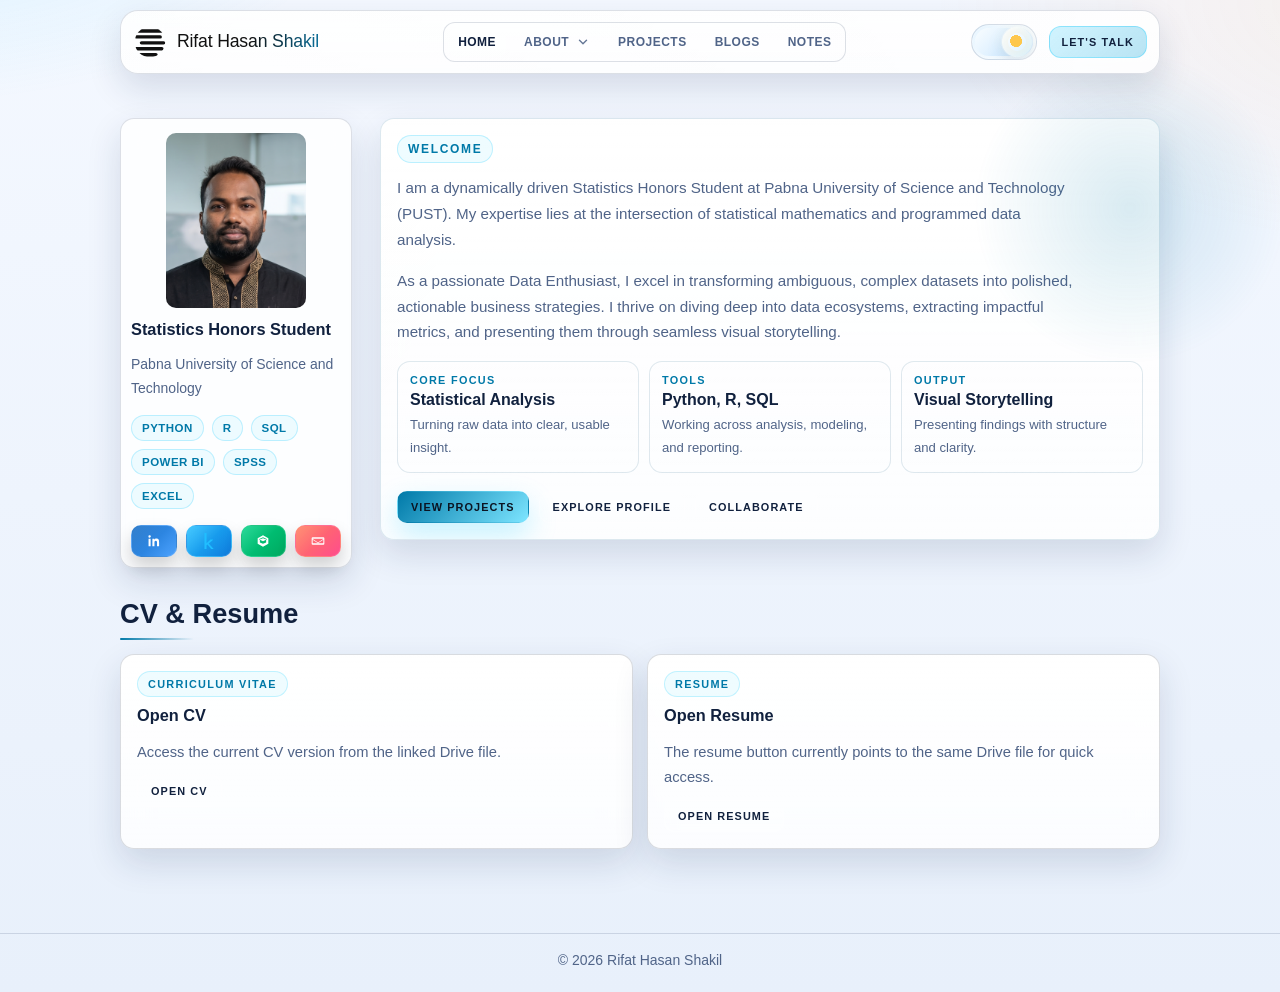
<file: index.html>
﻿<!DOCTYPE html>
<html lang="en">
<head>
    <meta charset="UTF-8">
    <meta name="viewport" content="width=device-width, initial-scale=1.0">
    <title>Rifat Hasan Shakil | Data Analyst Portfolio</title>
    <meta name="description" content="Portfolio of Rifat Hasan Shakil, a Statistics Honors student at PUST focused on data analysis, statistical modeling, and predictive analytics.">
    <link rel="stylesheet" href="styles.css">
</head>
<body>
    <header class="site-header">
        <div class="container nav-shell">
            <a class="brand" href="index.html">
                <span class="brand-mark" aria-hidden="true"><svg viewBox="0 0 40 40" fill="none" xmlns="http://www.w3.org/2000/svg"><defs><clipPath id="brandOrbClip"><circle cx="20" cy="20" r="18"/></clipPath></defs><g clip-path="url(#brandOrbClip)" fill="currentColor"><rect x="2" y="5" width="36" height="4" rx="2"/><rect x="2" y="12" width="32" height="4" rx="2"/><rect x="8" y="19" width="30" height="4" rx="2"/><rect x="2" y="26" width="34" height="4" rx="2"/><rect x="2" y="33" width="27" height="4" rx="2"/></g></svg></span>
                <span class="brand-name">Rifat Hasan Shakil</span>
            </a>

            <nav class="main-nav" aria-label="Primary">
                <a class="nav-link active" href="index.html">Home</a>
                <div class="nav-dropdown" data-dropdown>
                    <button class="drop-toggle" data-dropdown-toggle aria-expanded="false" aria-haspopup="true" aria-controls="about-menu">
                        About
                        <svg class="drop-icon" aria-hidden="true" viewBox="0 0 24 24" fill="none">
                            <path d="m6 9 6 6 6-6" stroke="currentColor" stroke-width="2.4" stroke-linecap="round" stroke-linejoin="round"></path>
                        </svg>
                    </button>
                    <div class="drop-menu" id="about-menu" data-dropdown-menu>
                        <a href="about.html#skills">Skills</a>
                        <a href="about.html#education">Education</a>
                        <a href="about.html#certifications">Certifications</a>
                    </div>
                </div>
                <a class="nav-link" href="project.html">Projects</a>
                <a class="nav-link" href="blogs.html">Blogs</a>
                <a class="nav-link" href="notes.html">Notes</a>
            </nav>

            <button class="theme-btn" type="button" data-theme-toggle aria-label="Toggle color theme" aria-pressed="false"><span class="theme-switch" aria-hidden="true"><span class="theme-switch__track"></span><span class="theme-switch__thumb"></span></span></button>
            <a class="contact-btn" href="contact.html">Let's Talk</a>
            <button class="mobile-btn" type="button" data-mobile-toggle aria-expanded="false" aria-controls="mobile-nav">=</button>
        </div>

        <div class="container mobile-nav" id="mobile-nav" data-mobile-nav>
            <a href="index.html">Home</a>
            <details>
                <summary>About</summary>
                <a href="about.html#skills">Skills</a>
                <a href="about.html#education">Education</a>
                <a href="about.html#certifications">Certifications</a>
            </details>
            <a href="project.html">Projects</a>
            <a href="blogs.html">Blogs</a>
            <a href="notes.html">Notes</a>
            <a href="contact.html">Let's Talk</a>
        </div>
    </header>

    <main>
        <section class="container hero">
            <aside class="profile-card reveal">
                <img class="profile-photo" src="assets/images/shakil.png" alt="Portrait of Rifat Hasan Shakil">
                <h3>Statistics Honors Student</h3>
                <p class="meta">Pabna University of Science and Technology</p>

                <div class="chip-row">
                    <span class="chip">Python</span>
                    <span class="chip">R</span>
                    <span class="chip">SQL</span>
                    <span class="chip">Power BI</span>
                    <span class="chip">SPSS</span>
                    <span class="chip">Excel</span>
                </div>

                <div class="social-row">
                    <a class="icon-link" href="https://linkedin.com/in/rifat-hasan-shakil" target="_blank" rel="noopener" aria-label="LinkedIn">
                        <svg viewBox="0 0 24 24" aria-hidden="true"><path d="M6.94 8.5V20H3.83V8.5h3.11ZM5.39 3.5c1 0 1.81.8 1.81 1.8s-.81 1.8-1.81 1.8a1.8 1.8 0 1 1 0-3.6Zm4.19 5H12.6v1.57h.04c.44-.84 1.5-1.72 3.08-1.72 3.29 0 3.9 2.17 3.9 4.99V20h-3.11v-5.34c0-1.27-.02-2.9-1.77-2.9-1.78 0-2.05 1.39-2.05 2.82V20H9.58V8.5Z" fill="currentColor"/></svg>
                    </a>
                    <a class="icon-link" href="https://www.kaggle.com/rifathasanshakil3301" target="_blank" rel="noopener" aria-label="Kaggle">
                        <img src="assets/tools/kaggle.svg" alt="" aria-hidden="true">
                    </a>
                    <a class="icon-link" href="https://www.hackerrank.com/rifathasanshakil" target="_blank" rel="noopener" aria-label="HackerRank">
                        <svg viewBox="0 0 24 24" aria-hidden="true"><path d="M12 3.5 20 8v8l-8 4.5L4 16V8l8-4.5Zm-4.7 6.08v4.84L12 16.2l4.7-1.78V9.58L12 7.8 7.3 9.58Zm4.7-3.34-6.4 3.06L12 12.36l6.4-3.06L12 6.24Z" fill="currentColor"/></svg>
                    </a>
                    <a class="icon-link" href="mailto:rifathasansakil@gmail.com" aria-label="Email">
                        <svg viewBox="0 0 24 24" aria-hidden="true"><path d="M4 6.5h16A1.5 1.5 0 0 1 21.5 8v8A1.5 1.5 0 0 1 20 17.5H4A1.5 1.5 0 0 1 2.5 16V8A1.5 1.5 0 0 1 4 6.5Zm0 2v.38l8 5.2 8-5.2V8.5H4Zm16 7V10.2l-7.46 4.84a1 1 0 0 1-1.08 0L4 10.2V15.5h16Z" fill="currentColor"/></svg>
                    </a>
                </div>
            </aside>

            <section class="hero-copy card reveal">
                <span class="kicker">Welcome</span>
                <div class="hero-copy__head">
                    <p class="hero-subtitle">
                        I am a dynamically driven Statistics Honors Student at Pabna University of Science and Technology (PUST). My expertise lies at the intersection of statistical mathematics and programmed data analysis.
                    </p>
                    <p class="hero-subtitle">
                        As a passionate Data Enthusiast, I excel in transforming ambiguous, complex datasets into polished, actionable business strategies. I thrive on diving deep into data ecosystems, extracting impactful metrics, and presenting them through seamless visual storytelling.
                    </p>
                </div>

                <div class="hero-highlights" aria-label="Homepage highlights">
                    <article class="hero-highlight">
                        <span>Core Focus</span>
                        <strong>Statistical Analysis</strong>
                        <p>Turning raw data into clear, usable insight.</p>
                    </article>
                    <article class="hero-highlight">
                        <span>Tools</span>
                        <strong>Python, R, SQL</strong>
                        <p>Working across analysis, modeling, and reporting.</p>
                    </article>
                    <article class="hero-highlight">
                        <span>Output</span>
                        <strong>Visual Storytelling</strong>
                        <p>Presenting findings with structure and clarity.</p>
                    </article>
                </div>

                <div class="cta-row">
                    <a class="btn btn-primary" href="project.html">View Projects</a>
                    <a class="btn btn-secondary" href="about.html">Explore Profile</a>
                    <a class="btn btn-secondary" href="contact.html">Collaborate</a>
                </div>
            </section>
        </section>

        <section class="container section reveal" id="documents">
            <h2 class="section-title">CV & Resume</h2>
            <div class="document-grid">
                <article class="card document-card">
                    <span class="document-label">Curriculum Vitae</span>
                    <h3>Open CV</h3>
                    <p>Access the current CV version from the linked Drive file.</p>
                    <a class="btn btn-secondary" href="https://drive.google.com/file/d/1aOy7FSJyvc085ZJghm34O29dfc8_3Ca0/view?usp=drive_link" target="_blank" rel="noopener">Open CV</a>
                </article>
                <article class="card document-card">
                    <span class="document-label">Resume</span>
                    <h3>Open Resume</h3>
                    <p>The resume button currently points to the same Drive file for quick access.</p>
                    <a class="btn btn-secondary" href="https://drive.google.com/file/d/1aOy7FSJyvc085ZJghm34O29dfc8_3Ca0/view?usp=drive_link" target="_blank" rel="noopener">Open Resume</a>
                </article>
            </div>
        </section>
    </main>

    <footer class="site-footer">
        <div class="container">&copy; <span data-year></span> Rifat Hasan Shakil</div>
    </footer>

    <script src="script.js"></script>
</body>
</html>
</file>
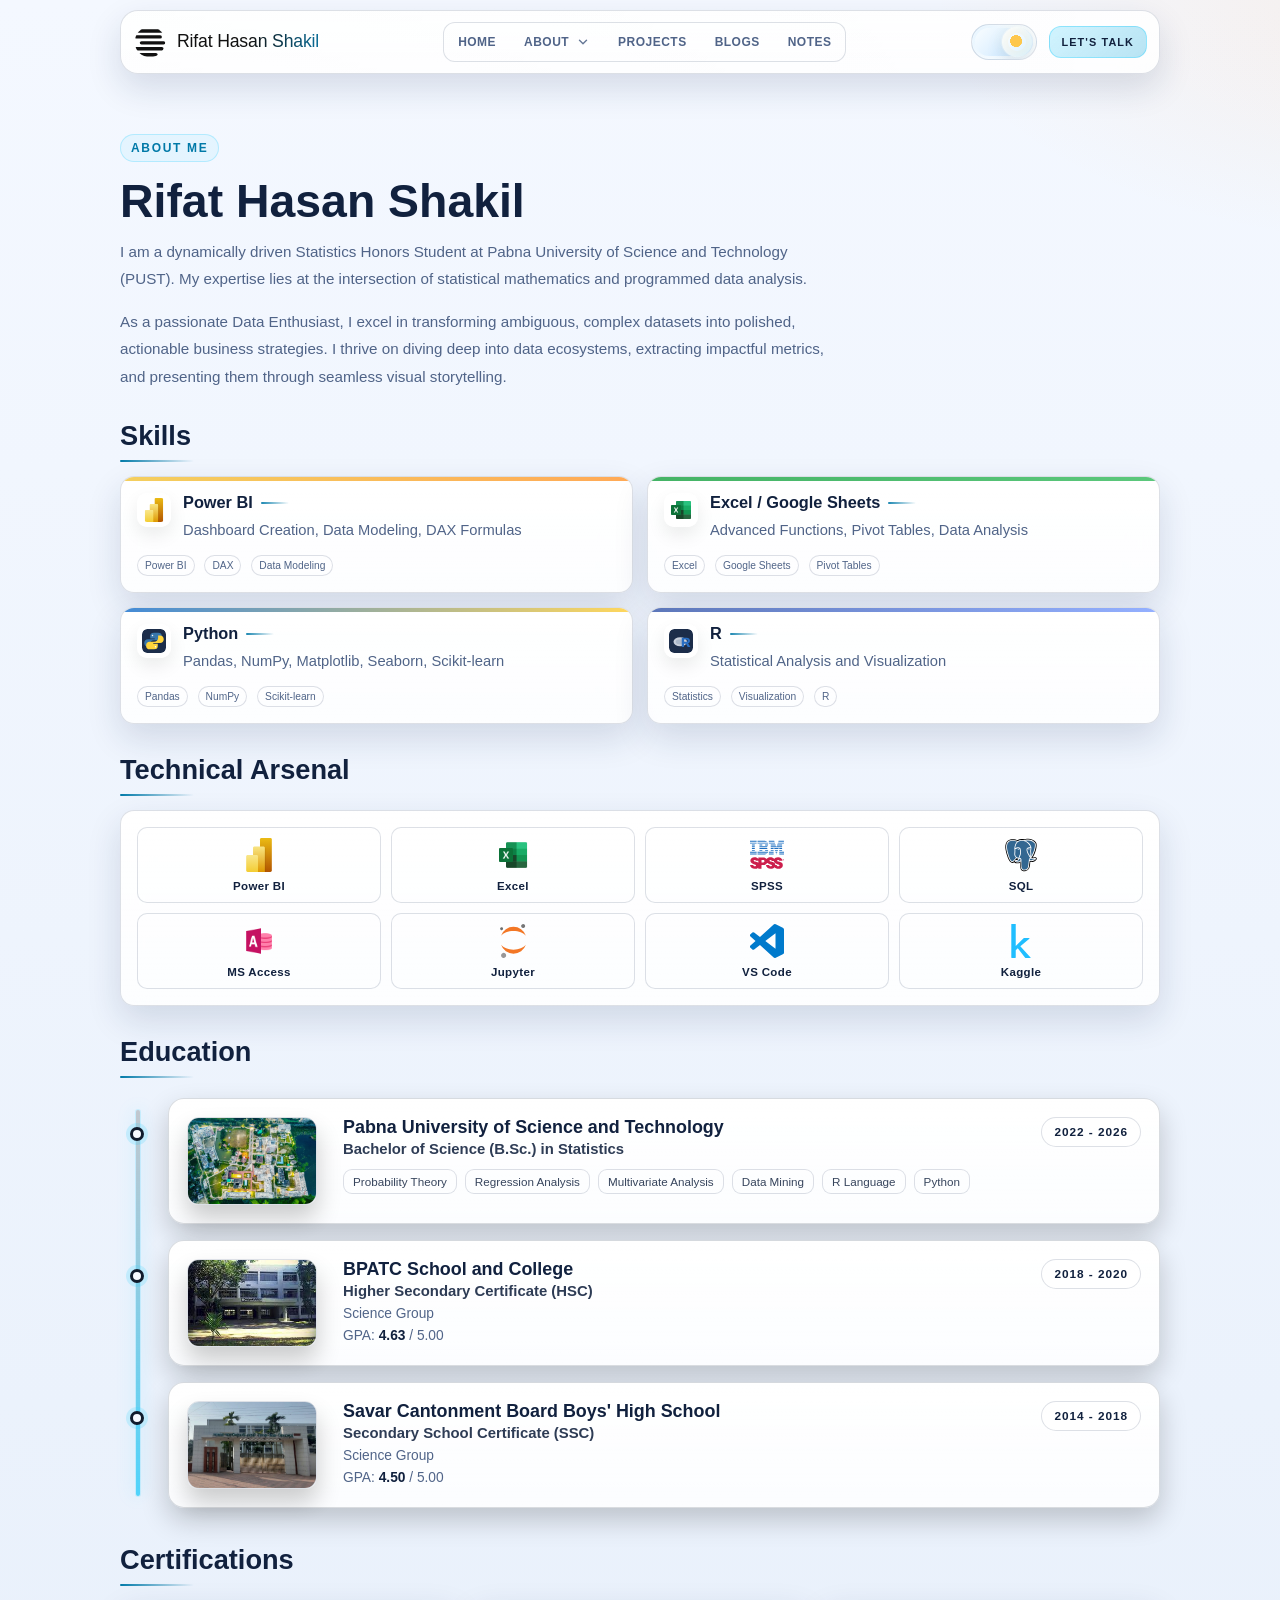
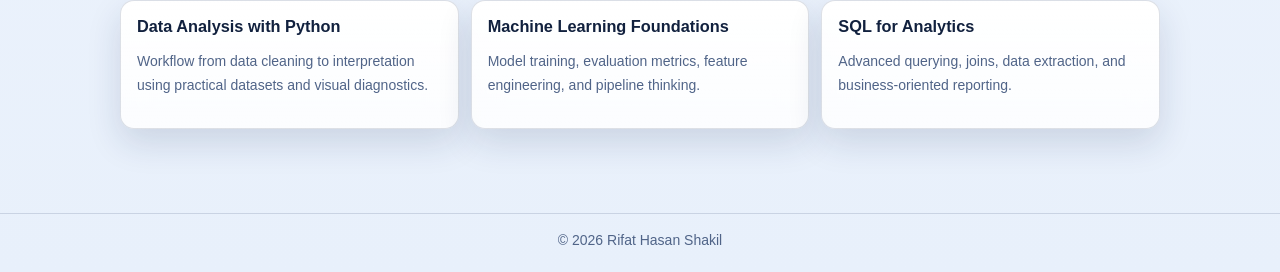
<file: about.html>
﻿<!DOCTYPE html>
<html lang="en">
<head>
    <meta charset="UTF-8">
    <meta name="viewport" content="width=device-width, initial-scale=1.0">
    <title>About | Rifat Hasan Shakil</title>
    <meta name="description" content="About Rifat Hasan Shakil: skills, education, and data science journey.">
    <link rel="stylesheet" href="styles.css">
</head>
<body>
    <header class="site-header">
        <div class="container nav-shell">
            <a class="brand" href="index.html"><span class="brand-mark" aria-hidden="true"><svg viewBox="0 0 40 40" fill="none" xmlns="http://www.w3.org/2000/svg"><defs><clipPath id="brandOrbClip"><circle cx="20" cy="20" r="18"/></clipPath></defs><g clip-path="url(#brandOrbClip)" fill="currentColor"><rect x="2" y="5" width="36" height="4" rx="2"/><rect x="2" y="12" width="32" height="4" rx="2"/><rect x="8" y="19" width="30" height="4" rx="2"/><rect x="2" y="26" width="34" height="4" rx="2"/><rect x="2" y="33" width="27" height="4" rx="2"/></g></svg></span><span class="brand-name">Rifat Hasan Shakil</span></a>
            <nav class="main-nav" aria-label="Primary">
                <a class="nav-link" href="index.html">Home</a>
                <div class="nav-dropdown" data-dropdown>
                    <button class="drop-toggle" data-dropdown-toggle aria-expanded="false" aria-haspopup="true" aria-controls="about-menu">About <svg class="drop-icon" aria-hidden="true" viewBox="0 0 24 24" fill="none"><path d="m6 9 6 6 6-6" stroke="currentColor" stroke-width="2.4" stroke-linecap="round" stroke-linejoin="round"></path></svg></button>
                    <div class="drop-menu" id="about-menu" data-dropdown-menu>
                        <a href="#skills">Skills</a>
                        <a href="#education">Education</a>
                        <a href="#certifications">Certifications</a>
                    </div>
                </div>
                <a class="nav-link" href="project.html">Projects</a>
                <a class="nav-link" href="blogs.html">Blogs</a>
                <a class="nav-link" href="notes.html">Notes</a>
            </nav>
            <button class="theme-btn" type="button" data-theme-toggle aria-label="Toggle color theme" aria-pressed="false"><span class="theme-switch" aria-hidden="true"><span class="theme-switch__track"></span><span class="theme-switch__thumb"></span></span></button>
            <a class="contact-btn" href="contact.html">Let's Talk</a>
            <button class="mobile-btn" type="button" data-mobile-toggle aria-expanded="false" aria-controls="mobile-nav">=</button>
        </div>
        <div class="container mobile-nav" id="mobile-nav" data-mobile-nav>
            <a href="index.html">Home</a>
            <details open>
                <summary>About</summary>
                <a href="#skills">Skills</a>
                <a href="#education">Education</a>
                <a href="#certifications">Certifications</a>
            </details>
            <a href="project.html">Projects</a>
            <a href="blogs.html">Blogs</a>
            <a href="notes.html">Notes</a>
            <a href="contact.html">Let's Talk</a>
        </div>
    </header>

    <main>
        <section class="container section reveal">
            <span class="kicker">About Me</span>
            <h1>Rifat Hasan Shakil</h1>
            <p class="hero-subtitle">
                I am a dynamically driven Statistics Honors Student at Pabna University of Science and Technology (PUST). My expertise lies at the intersection of statistical mathematics and programmed data analysis.
            </p>
            <p class="hero-subtitle">
                As a passionate Data Enthusiast, I excel in transforming ambiguous, complex datasets into polished, actionable business strategies. I thrive on diving deep into data ecosystems, extracting impactful metrics, and presenting them through seamless visual storytelling.
            </p>
        </section>

        <section class="container section" id="skills">
            <h2 class="section-title reveal">Skills</h2>
            <div class="skills-showcase">
                <article class="card reveal skill-card skill-card-powerbi">
                    <div class="skill-head">
                        <img src="assets/tools/powerbi.svg" alt="Power BI icon">
                        <div>
                            <h3>Power BI</h3>
                            <p>Dashboard Creation, Data Modeling, DAX Formulas</p>
                        </div>
                    </div>
                    <div class="skill-list">
                        <span class="project-tag">Power BI</span>
                        <span class="project-tag">DAX</span>
                        <span class="project-tag">Data Modeling</span>
                    </div>
                </article>
                <article class="card reveal skill-card skill-card-excel">
                    <div class="skill-head">
                        <img src="assets/tools/excel.png" alt="Excel icon">
                        <div>
                            <h3>Excel / Google Sheets</h3>
                            <p>Advanced Functions, Pivot Tables, Data Analysis</p>
                        </div>
                    </div>
                    <div class="skill-list">
                        <span class="project-tag">Excel</span>
                        <span class="project-tag">Google Sheets</span>
                        <span class="project-tag">Pivot Tables</span>
                    </div>
                </article>
                <article class="card reveal skill-card skill-card-python">
                    <div class="skill-head">
                        <img src="assets/tools/python.svg" alt="Python icon">
                        <div>
                            <h3>Python</h3>
                            <p>Pandas, NumPy, Matplotlib, Seaborn, Scikit-learn</p>
                        </div>
                    </div>
                    <div class="skill-list">
                        <span class="project-tag">Pandas</span>
                        <span class="project-tag">NumPy</span>
                        <span class="project-tag">Scikit-learn</span>
                    </div>
                </article>
                <article class="card reveal skill-card skill-card-r">
                    <div class="skill-head">
                        <img src="assets/tools/r.svg" alt="R icon">
                        <div>
                            <h3>R</h3>
                            <p>Statistical Analysis and Visualization</p>
                        </div>
                    </div>
                    <div class="skill-list">
                        <span class="project-tag">Statistics</span>
                        <span class="project-tag">Visualization</span>
                        <span class="project-tag">R</span>
                    </div>
                </article>
            </div>
        </section>

        <section class="container section reveal" id="technical-arsenal">
            <h2 class="section-title">Technical Arsenal</h2>
            <div class="card">
                <div class="tool-grid">
                    <article class="tool-item">
                        <img src="assets/tools/powerbi.svg" alt="Power BI logo">
                        <h4>Power BI</h4>
                    </article>
                    <article class="tool-item">
                        <img src="assets/tools/excel.png" alt="Excel logo">
                        <h4>Excel</h4>
                    </article>
                    <article class="tool-item">
                        <img src="assets/tools/spss.svg" alt="SPSS logo">
                        <h4>SPSS</h4>
                    </article>
                    <article class="tool-item">
                        <img src="assets/tools/sql.svg" alt="SQL logo">
                        <h4>SQL</h4>
                    </article>
                    <article class="tool-item">
                        <img src="assets/tools/access.png" alt="MS Access logo">
                        <h4>MS Access</h4>
                    </article>
                    <article class="tool-item">
                        <img src="assets/tools/jupyter.svg" alt="Jupyter logo">
                        <h4>Jupyter</h4>
                    </article>
                    <article class="tool-item">
                        <img src="assets/tools/vscode.svg" alt="VS Code logo">
                        <h4>VS Code</h4>
                    </article>
                    <article class="tool-item">
                        <img src="assets/tools/kaggle.svg" alt="Kaggle logo">
                        <h4>Kaggle</h4>
                    </article>
                </div>
            </div>
        </section>

        <section class="container section" id="education">
            <h2 class="section-title reveal">Education</h2>
            <div class="education-feed reveal">
                <article class="education-item">
                    <span class="timeline-dot" aria-hidden="true"></span>
                    <img class="education-thumb" src="assets/education/university.jpeg" alt="Pabna University of Science and Technology">
                    <div class="education-content">
                        <h3>Pabna University of Science and Technology</h3>
                        <p class="education-degree">Bachelor of Science (B.Sc.) in Statistics</p>
                        <div class="education-tags">
                            <span>Probability Theory</span>
                            <span>Regression Analysis</span>
                            <span>Multivariate Analysis</span>
                            <span>Data Mining</span>
                            <span>R Language</span>
                            <span>Python</span>
                        </div>
                    </div>
                    <p class="education-year">2022 - 2026</p>
                </article>

                <article class="education-item">
                    <span class="timeline-dot" aria-hidden="true"></span>
                    <img class="education-thumb" src="assets/education/college.jpg" alt="BPATC School and College">
                    <div class="education-content">
                        <h3>BPATC School and College</h3>
                        <p class="education-degree">Higher Secondary Certificate (HSC)</p>
                        <p class="education-meta">Science Group</p>
                        <p class="education-meta">GPA: <strong>4.63</strong> / 5.00</p>
                    </div>
                    <p class="education-year">2018 - 2020</p>
                </article>

                <article class="education-item">
                    <span class="timeline-dot" aria-hidden="true"></span>
                    <img class="education-thumb" src="assets/education/school.jpg" alt="Savar Cantonment Board Boys' High School">
                    <div class="education-content">
                        <h3>Savar Cantonment Board Boys' High School</h3>
                        <p class="education-degree">Secondary School Certificate (SSC)</p>
                        <p class="education-meta">Science Group</p>
                        <p class="education-meta">GPA: <strong>4.50</strong> / 5.00</p>
                    </div>
                    <p class="education-year">2014 - 2018</p>
                </article>
            </div>
        </section>

        <section class="container section" id="certifications">
            <h2 class="section-title reveal">Certifications</h2>
            <div class="grid grid-3">
                <article class="card reveal">
                    <h3>Data Analysis with Python</h3>
                    <p>Workflow from data cleaning to interpretation using practical datasets and visual diagnostics.</p>
                </article>
                <article class="card reveal">
                    <h3>Machine Learning Foundations</h3>
                    <p>Model training, evaluation metrics, feature engineering, and pipeline thinking.</p>
                </article>
                <article class="card reveal">
                    <h3>SQL for Analytics</h3>
                    <p>Advanced querying, joins, data extraction, and business-oriented reporting.</p>
                </article>
            </div>
        </section>
    </main>

    <footer class="site-footer">
        <div class="container">&copy; <span data-year></span> Rifat Hasan Shakil</div>
    </footer>

    <script src="script.js"></script>
</body>
</html>
</file>
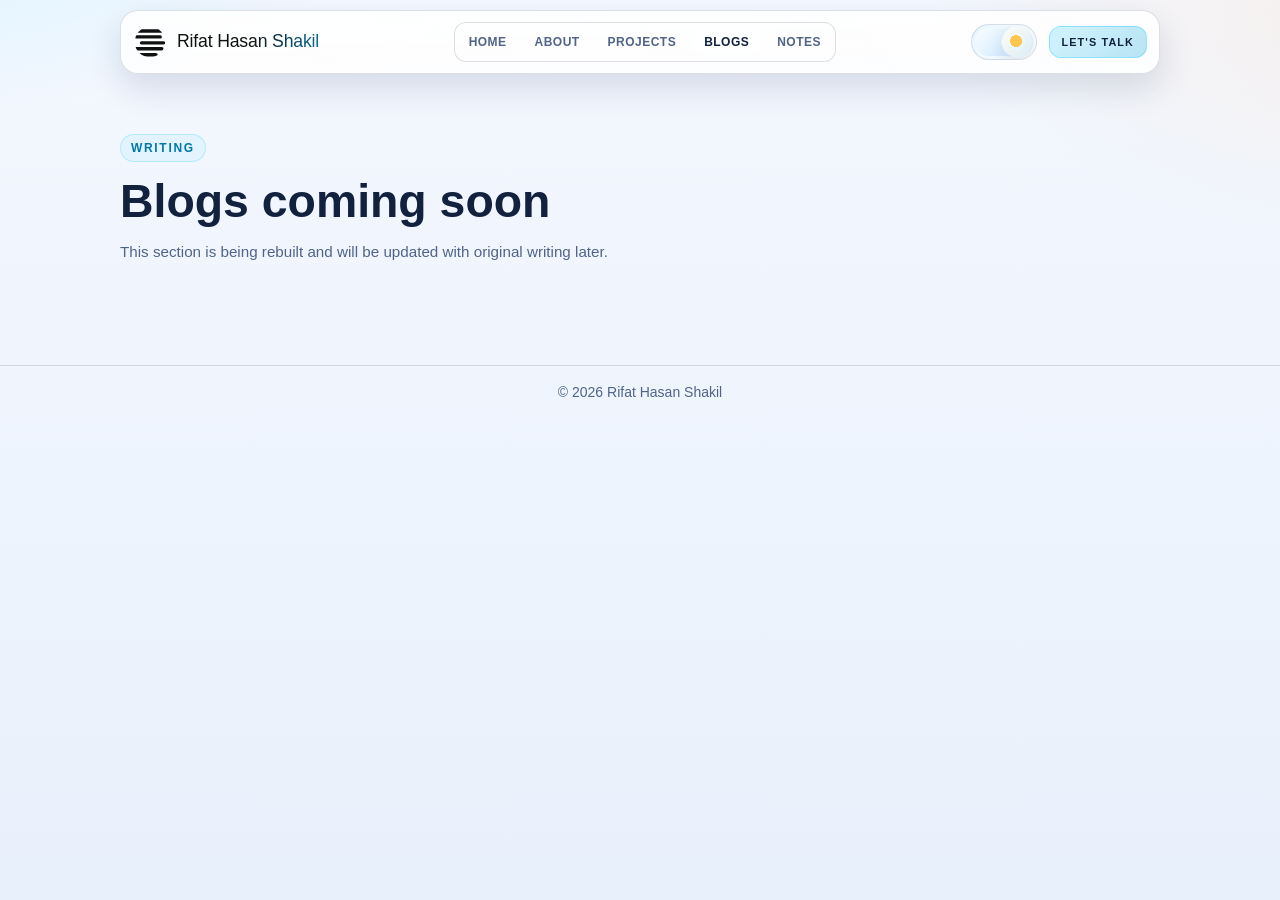
<file: blogs.html>
﻿<!DOCTYPE html>
<html lang="en">
<head>
  <meta charset="UTF-8">
  <meta name="viewport" content="width=device-width, initial-scale=1.0">
  <title>Blogs | Rifat Hasan Shakil</title>
  <meta name="description" content="Blog ideas and writing topics by Rifat Hasan Shakil on statistics and data science.">
  <link rel="stylesheet" href="styles.css">
</head>
<body>
  <header class="site-header">
    <div class="container nav-shell">
      <a class="brand" href="index.html"><span class="brand-mark" aria-hidden="true"><svg viewBox="0 0 40 40" fill="none" xmlns="http://www.w3.org/2000/svg"><defs><clipPath id="brandOrbClip"><circle cx="20" cy="20" r="18"/></clipPath></defs><g clip-path="url(#brandOrbClip)" fill="currentColor"><rect x="2" y="5" width="36" height="4" rx="2"/><rect x="2" y="12" width="32" height="4" rx="2"/><rect x="8" y="19" width="30" height="4" rx="2"/><rect x="2" y="26" width="34" height="4" rx="2"/><rect x="2" y="33" width="27" height="4" rx="2"/></g></svg></span><span class="brand-name">Rifat Hasan Shakil</span></a>
      <nav class="main-nav" aria-label="Primary">
        <a class="nav-link" href="index.html">Home</a>
        <a class="nav-link" href="about.html">About</a>
        <a class="nav-link" href="project.html">Projects</a>
        <a class="nav-link active" href="blogs.html">Blogs</a>
        <a class="nav-link" href="notes.html">Notes</a>
      </nav>
      <button class="theme-btn" type="button" data-theme-toggle aria-label="Toggle color theme" aria-pressed="false"><span class="theme-switch" aria-hidden="true"><span class="theme-switch__track"></span><span class="theme-switch__thumb"></span></span></button>
      <a class="contact-btn" href="contact.html">Let's Talk</a>
      <button class="mobile-btn" type="button" data-mobile-toggle aria-expanded="false" aria-controls="mobile-nav">=</button>
    </div>
    <div class="container mobile-nav" id="mobile-nav" data-mobile-nav>
      <a href="index.html">Home</a>
      <a href="about.html">About</a>
      <a href="project.html">Projects</a>
      <a href="blogs.html">Blogs</a>
      <a href="notes.html">Notes</a>
      <a href="contact.html">Let's Talk</a>
    </div>
  </header>

  <main>
    <section class="container section reveal">
      <span class="kicker">Writing</span>
      <h1>Blogs coming soon</h1>
      <p class="hero-subtitle">This section is being rebuilt and will be updated with original writing later.</p>
    </section>
  </main>

  <footer class="site-footer"><div class="container">&copy; <span data-year></span> Rifat Hasan Shakil</div></footer>
  <script src="script.js"></script>
</body>
</html>
</file>
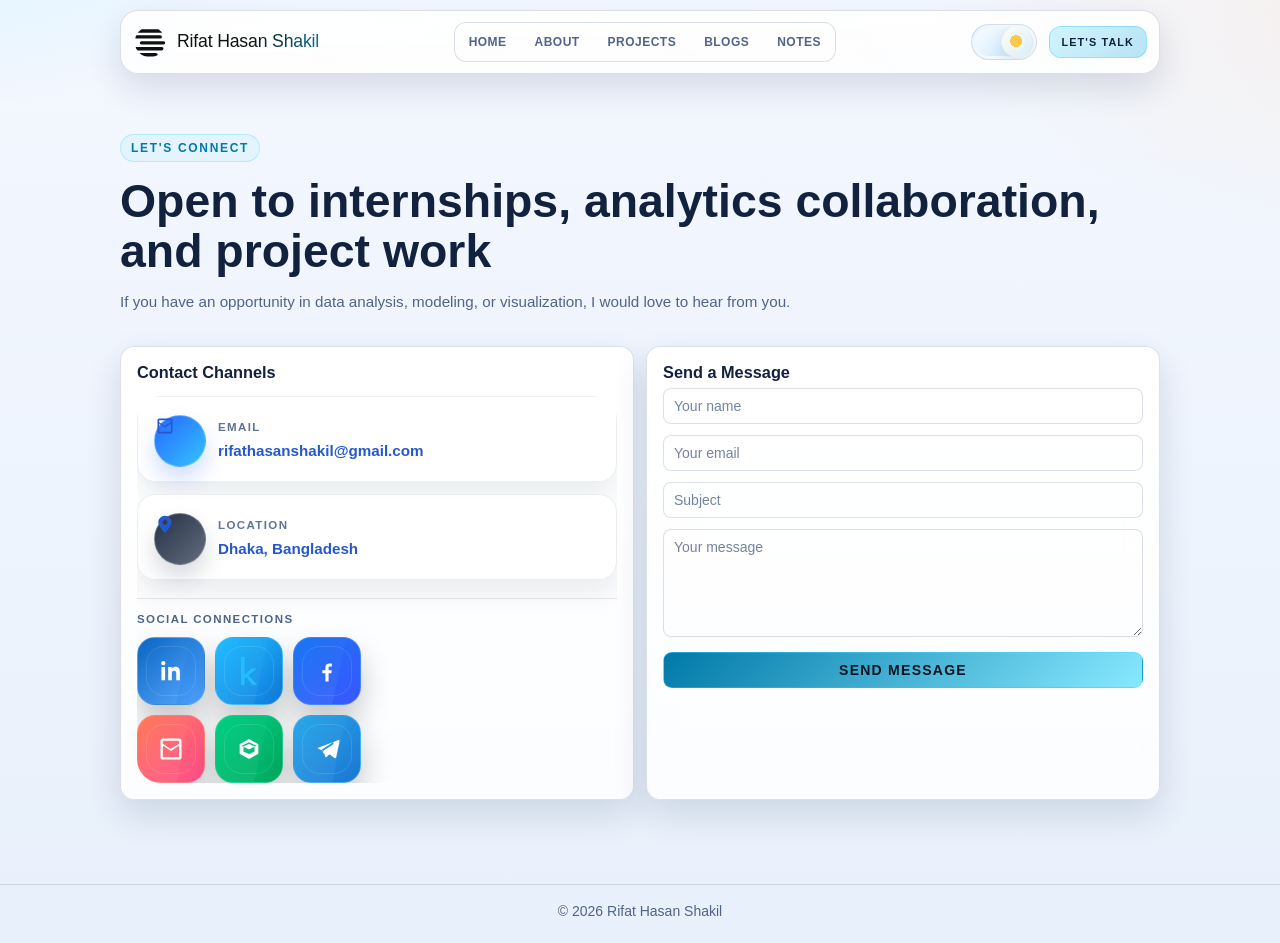
<file: contact.html>
﻿<!DOCTYPE html>
<html lang="en">
<head>
  <meta charset="UTF-8">
  <meta name="viewport" content="width=device-width, initial-scale=1.0">
  <title>Contact | Rifat Hasan Shakil</title>
  <meta name="description" content="Contact Rifat Hasan Shakil for internships, collaboration, and analytics projects.">
  <link rel="stylesheet" href="styles.css">
</head>
<body>
  <header class="site-header">
    <div class="container nav-shell">
      <a class="brand" href="index.html"><span class="brand-mark" aria-hidden="true"><svg viewBox="0 0 40 40" fill="none" xmlns="http://www.w3.org/2000/svg"><defs><clipPath id="brandOrbClip"><circle cx="20" cy="20" r="18"/></clipPath></defs><g clip-path="url(#brandOrbClip)" fill="currentColor"><rect x="2" y="5" width="36" height="4" rx="2"/><rect x="2" y="12" width="32" height="4" rx="2"/><rect x="8" y="19" width="30" height="4" rx="2"/><rect x="2" y="26" width="34" height="4" rx="2"/><rect x="2" y="33" width="27" height="4" rx="2"/></g></svg></span><span class="brand-name">Rifat Hasan Shakil</span></a>
      <nav class="main-nav" aria-label="Primary">
        <a class="nav-link" href="index.html">Home</a>
        <a class="nav-link" href="about.html">About</a>
        <a class="nav-link" href="project.html">Projects</a>
        <a class="nav-link" href="blogs.html">Blogs</a>
        <a class="nav-link" href="notes.html">Notes</a>
      </nav>
      <button class="theme-btn" type="button" data-theme-toggle aria-label="Toggle color theme" aria-pressed="false"><span class="theme-switch" aria-hidden="true"><span class="theme-switch__track"></span><span class="theme-switch__thumb"></span></span></button>
      <a class="contact-btn" href="contact.html">Let's Talk</a>
      <button class="mobile-btn" type="button" data-mobile-toggle aria-expanded="false" aria-controls="mobile-nav">=</button>
    </div>
    <div class="container mobile-nav" id="mobile-nav" data-mobile-nav>
      <a href="index.html">Home</a>
      <a href="about.html">About</a>
      <a href="project.html">Projects</a>
      <a href="blogs.html">Blogs</a>
      <a href="notes.html">Notes</a>
      <a href="contact.html">Let's Talk</a>
    </div>
  </header>

  <main>
    <section class="container section reveal">
      <span class="kicker">Let's Connect</span>
      <h1>Open to internships, analytics collaboration, and project work</h1>
      <p class="hero-subtitle">If you have an opportunity in data analysis, modeling, or visualization, I would love to hear from you.</p>
    </section>

    <section class="container section">
      <div class="grid grid-2">
        <article class="card reveal contact-panel">
          <h3>Contact Channels</h3>
          <div class="contact-stage">
            <div class="contact-info-grid">
              <div class="contact-info-card contact-email-card">
                <span class="contact-info-icon" aria-hidden="true"><svg viewBox="0 0 24 24" fill="currentColor"><path d="M3 5c0-1.1.9-2 2-2h14c1.1 0 2 .9 2 2v14c0 1.1-.9 2-2 2H5c-1.1 0-2-.9-2-2V5zm2 0v2.5l6.5 4.5L19 7.5V5H5zm0 4v10h14V9l-7 4.8-7-4.8z" fill="currentColor"/></svg></span>
                <div>
                  <p>Email</p>
                  <a href="mailto:rifathasanshakil@gmail.com">rifathasanshakil@gmail.com</a>
                </div>
              </div>

              <div class="contact-info-card contact-location-card">
                <span class="contact-info-icon" aria-hidden="true"><svg viewBox="0 0 24 24" fill="currentColor"><path d="M12 2C7.58 2 4 5.58 4 10c0 5.25 8 13 8 13s8-7.75 8-13c0-4.42-3.58-8-8-8zm0 11c-1.66 0-3-1.34-3-3s1.34-3 3-3 3 1.34 3 3-1.34 3-3 3z" fill="currentColor"/></svg></span>
                <div>
                  <p>Location</p>
                  <span>Dhaka, Bangladesh</span>
                </div>
              </div>
            </div>

            <div class="contact-social-block">
              <div class="contact-social-label">Social Connections</div>
              <div class="contact-social-row" aria-label="Social methods">
                <a class="contact-link contact-linkedin spin-a" href="https://linkedin.com/in/rifat-hasan-shakil" target="_blank" rel="noopener" aria-label="LinkedIn" title="LinkedIn"><svg viewBox="0 0 24 24" aria-hidden="true"><path d="M6.94 8.5V20H3.83V8.5h3.11ZM5.39 3.5c1 0 1.81.8 1.81 1.8s-.81 1.8-1.81 1.8a1.8 1.8 0 1 1 0-3.6Zm4.19 5H12.6v1.57h.04c.44-.84 1.5-1.72 3.08-1.72 3.29 0 3.9 2.17 3.9 4.99V20h-3.11v-5.34c0-1.27-.02-2.9-1.77-2.9-1.78 0-2.05 1.39-2.05 2.82V20H9.58V8.5Z" fill="currentColor"/></svg><span class="sr-only">LinkedIn</span></a>
                <a class="contact-link contact-kaggle spin-b" href="https://www.kaggle.com/rifathasanshakil3301" target="_blank" rel="noopener" aria-label="Kaggle" title="Kaggle"><img src="assets/tools/kaggle.svg" alt="" aria-hidden="true"><span class="sr-only">Kaggle</span></a>
                <a class="contact-link contact-facebook spin-c" href="https://facebook.com/rifat.hasanshakil" target="_blank" rel="noopener" aria-label="Facebook" title="Facebook"><svg viewBox="0 0 24 24" aria-hidden="true"><path d="M13.37 21v-7h2.36l.35-2.73h-2.71V9.53c0-.79.22-1.33 1.36-1.33h1.45V5.77c-.25-.03-1.1-.11-2.08-.11-2.05 0-3.46 1.25-3.46 3.54V11.3H8v2.73h2.64v7h2.73Z" fill="currentColor"/></svg><span class="sr-only">Facebook</span></a>
              </div>
              <div class="contact-social-row contact-social-row-secondary" aria-label="Other methods">
                <a class="contact-link contact-email spin-d" href="mailto:rifathasanshakil@gmail.com" aria-label="Email" title="Email"><svg viewBox="0 0 24 24" aria-hidden="true"><path d="M3 5c0-1.1.9-2 2-2h14c1.1 0 2 .9 2 2v14c0 1.1-.9 2-2 2H5c-1.1 0-2-.9-2-2V5zm2 0v2.5l6.5 4.5L19 7.5V5H5zm0 4v10h14V9l-7 4.8-7-4.8z" fill="currentColor"/></svg><span class="sr-only">Email</span></a>
                <a class="contact-link contact-hackerrank spin-e" href="https://www.hackerrank.com/rifathasanshakil" target="_blank" rel="noopener" aria-label="HackerRank" title="HackerRank"><svg viewBox="0 0 24 24" aria-hidden="true"><path d="M12 3.5 20 8v8l-8 4.5L4 16V8l8-4.5Zm-4.7 6.08v4.84L12 16.2l4.7-1.78V9.58L12 7.8 7.3 9.58Zm4.7-3.34-6.4 3.06L12 12.36l6.4-3.06L12 6.24Z" fill="currentColor"/></svg><span class="sr-only">HackerRank</span></a>
                <a class="contact-link contact-telegram spin-f" href="https://t.me/rifathasanshakil" target="_blank" rel="noopener" aria-label="Telegram" title="Telegram"><svg viewBox="0 0 24 24" aria-hidden="true"><path d="M20.77 4.66 4.93 10.8c-1.08.42-1.07 1.03-.19 1.29l4.07 1.27 1.57 4.87c.19.53.1.74.66.74.43 0 .62-.2.86-.43l2.09-2.03 4.33 3.2c.8.44 1.37.21 1.57-.74l2.84-13.33c.28-1.11-.42-1.6-1.16-1.28Zm-3.28 3.23-8.06 5.08-.33 3.43-1.33-4.17 9.72-6.15Z" fill="currentColor"/></svg><span class="sr-only">Telegram</span></a>
              </div>
            </div>
          </div>
        </article>

        <article class="card reveal">
          <h3>Send a Message</h3>
          <form class="contact-form" data-contact-form>
            <input class="input" type="text" name="name" placeholder="Your name" required>
            <input class="input" type="email" name="email" placeholder="Your email" required>
            <input class="input" type="text" name="subject" placeholder="Subject">
            <textarea class="textarea" name="message" placeholder="Your message" required></textarea>
            <button class="submit-btn" type="submit">Send Message</button>
          </form>
        </article>
      </div>
    </section>
  </main>

  <footer class="site-footer"><div class="container">&copy; <span data-year></span> Rifat Hasan Shakil</div></footer>
  <script src="script.js"></script>
</body>
</html>
</file>
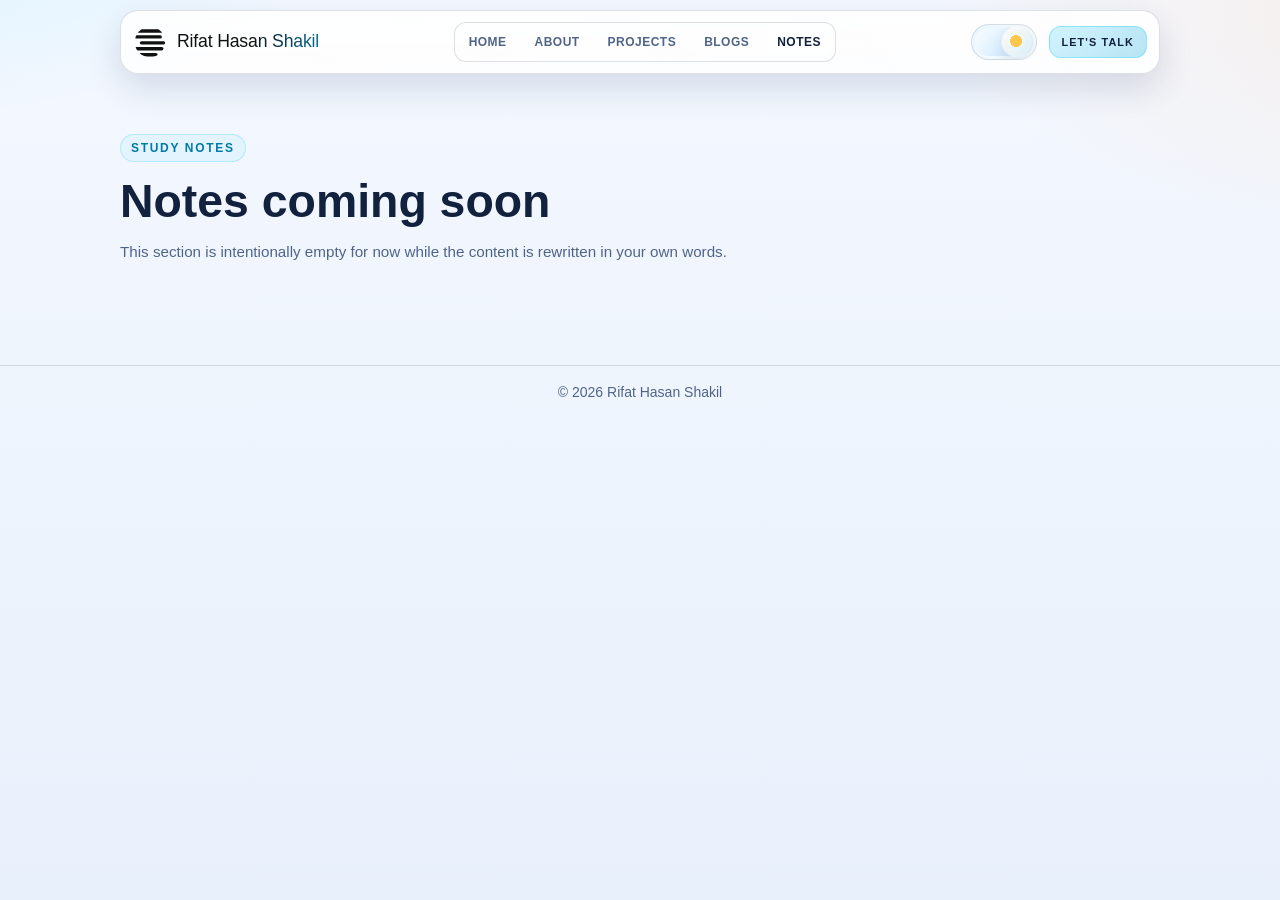
<file: notes.html>
﻿<!DOCTYPE html>
<html lang="en">
<head>
  <meta charset="UTF-8">
  <meta name="viewport" content="width=device-width, initial-scale=1.0">
  <title>Notes | Rifat Hasan Shakil</title>
  <meta name="description" content="Study notes by Rifat Hasan Shakil on statistics, machine learning, and data workflows.">
  <link rel="stylesheet" href="styles.css">
</head>
<body>
  <header class="site-header">
    <div class="container nav-shell">
      <a class="brand" href="index.html"><span class="brand-mark" aria-hidden="true"><svg viewBox="0 0 40 40" fill="none" xmlns="http://www.w3.org/2000/svg"><defs><clipPath id="brandOrbClip"><circle cx="20" cy="20" r="18"/></clipPath></defs><g clip-path="url(#brandOrbClip)" fill="currentColor"><rect x="2" y="5" width="36" height="4" rx="2"/><rect x="2" y="12" width="32" height="4" rx="2"/><rect x="8" y="19" width="30" height="4" rx="2"/><rect x="2" y="26" width="34" height="4" rx="2"/><rect x="2" y="33" width="27" height="4" rx="2"/></g></svg></span><span class="brand-name">Rifat Hasan Shakil</span></a>
      <nav class="main-nav" aria-label="Primary">
        <a class="nav-link" href="index.html">Home</a>
        <a class="nav-link" href="about.html">About</a>
        <a class="nav-link" href="project.html">Projects</a>
        <a class="nav-link" href="blogs.html">Blogs</a>
        <a class="nav-link active" href="notes.html">Notes</a>
      </nav>
      <button class="theme-btn" type="button" data-theme-toggle aria-label="Toggle color theme" aria-pressed="false"><span class="theme-switch" aria-hidden="true"><span class="theme-switch__track"></span><span class="theme-switch__thumb"></span></span></button>
      <a class="contact-btn" href="contact.html">Let's Talk</a>
      <button class="mobile-btn" type="button" data-mobile-toggle aria-expanded="false" aria-controls="mobile-nav">=</button>
    </div>
    <div class="container mobile-nav" id="mobile-nav" data-mobile-nav>
      <a href="index.html">Home</a>
      <a href="about.html">About</a>
      <a href="project.html">Projects</a>
      <a href="blogs.html">Blogs</a>
      <a href="notes.html">Notes</a>
      <a href="contact.html">Let's Talk</a>
    </div>
  </header>

  <main>
    <section class="container section reveal">
      <span class="kicker">Study Notes</span>
      <h1>Notes coming soon</h1>
      <p class="hero-subtitle">This section is intentionally empty for now while the content is rewritten in your own words.</p>
    </section>
  </main>

  <footer class="site-footer"><div class="container">&copy; <span data-year></span> Rifat Hasan Shakil</div></footer>
  <script src="script.js"></script>
</body>
</html>
</file>
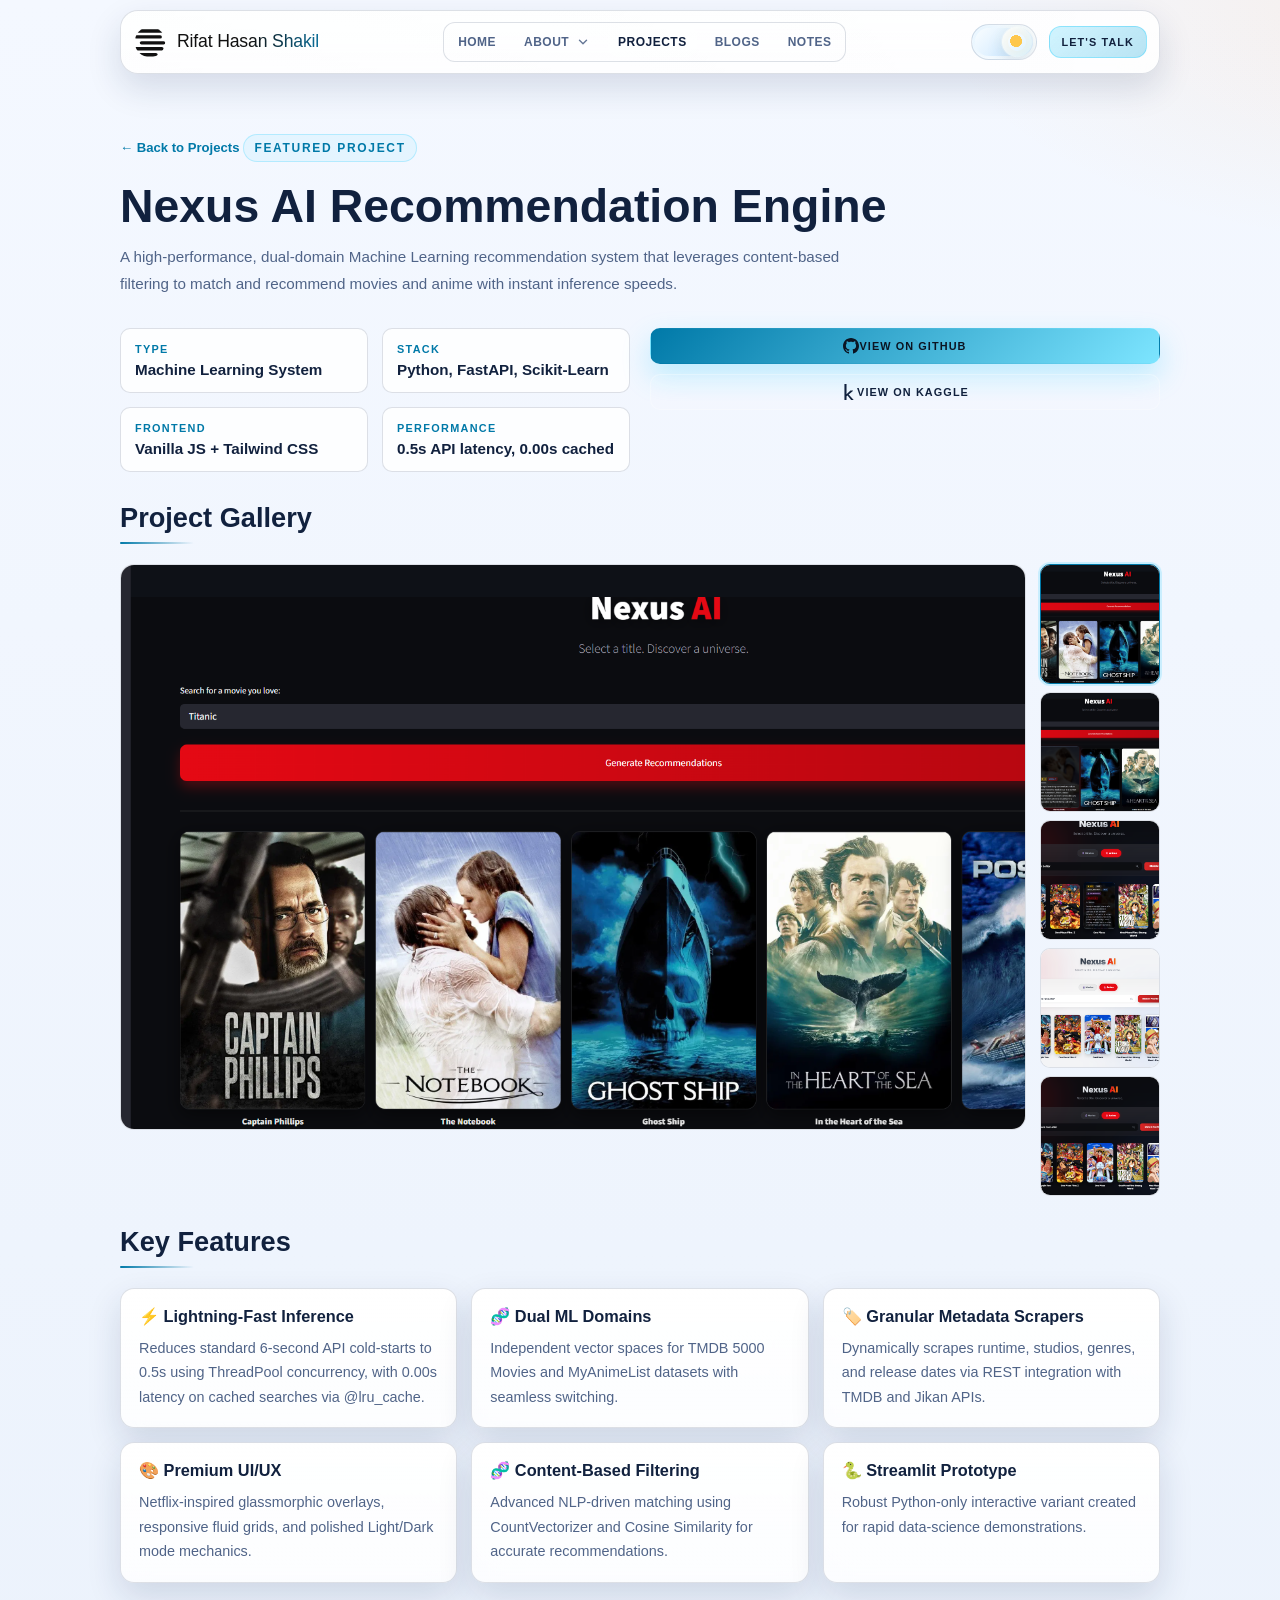
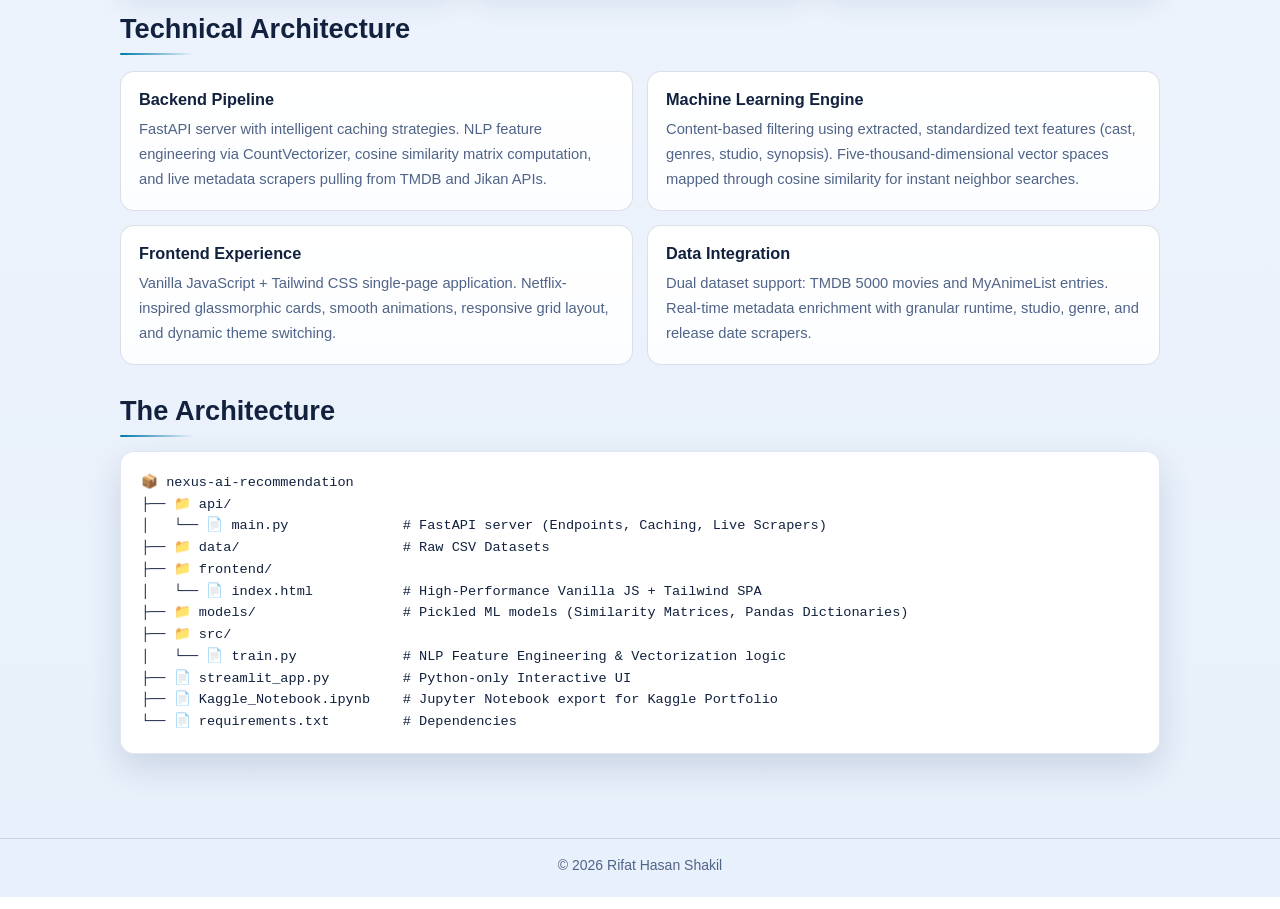
<file: project-nexus-ai.html>
<!DOCTYPE html>
<html lang="en">
<head>
    <meta charset="UTF-8">
    <meta name="viewport" content="width=device-width, initial-scale=1.0">
    <title>Nexus AI Project | Rifat Hasan Shakil</title>
    <meta name="description" content="Nexus AI Recommendation Engine - A high-performance dual-domain ML recommendation system by Rifat Hasan Shakil.">
    <link rel="stylesheet" href="styles.css">
</head>
<body>
    <header class="site-header">
        <div class="container nav-shell">
            <a class="brand" href="index.html"><span class="brand-mark" aria-hidden="true"><svg viewBox="0 0 40 40" fill="none" xmlns="http://www.w3.org/2000/svg"><defs><clipPath id="brandOrbClip"><circle cx="20" cy="20" r="18"/></clipPath></defs><g clip-path="url(#brandOrbClip)" fill="currentColor"><rect x="2" y="5" width="36" height="4" rx="2"/><rect x="2" y="12" width="32" height="4" rx="2"/><rect x="8" y="19" width="30" height="4" rx="2"/><rect x="2" y="26" width="34" height="4" rx="2"/><rect x="2" y="33" width="27" height="4" rx="2"/></g></svg></span><span class="brand-name">Rifat Hasan Shakil</span></a>
            <nav class="main-nav" aria-label="Primary">
                <a class="nav-link" href="index.html">Home</a>
                <div class="nav-dropdown" data-dropdown>
                    <button class="drop-toggle" data-dropdown-toggle aria-expanded="false" aria-haspopup="true" aria-controls="about-menu">About <svg class="drop-icon" aria-hidden="true" viewBox="0 0 24 24" fill="none"><path d="m6 9 6 6 6-6" stroke="currentColor" stroke-width="2.4" stroke-linecap="round" stroke-linejoin="round"></path></svg></button>
                    <div class="drop-menu" id="about-menu" data-dropdown-menu>
                        <a href="about.html#skills">Skills</a>
                        <a href="about.html#education">Education</a>
                        <a href="about.html#certifications">Certifications</a>
                    </div>
                </div>
                <a class="nav-link active" href="project.html">Projects</a>
                <a class="nav-link" href="blogs.html">Blogs</a>
                <a class="nav-link" href="notes.html">Notes</a>
            </nav>
            <button class="theme-btn" type="button" data-theme-toggle aria-label="Toggle color theme" aria-pressed="false"><span class="theme-switch" aria-hidden="true"><span class="theme-switch__track"></span><span class="theme-switch__thumb"></span></span></button>
            <a class="contact-btn" href="contact.html">Let's Talk</a>
            <button class="mobile-btn" type="button" data-mobile-toggle aria-expanded="false" aria-controls="mobile-nav">=</button>
        </div>
        <div class="container mobile-nav" id="mobile-nav" data-mobile-nav>
            <a href="index.html">Home</a>
            <a href="about.html">About</a>
            <a href="project.html">Projects</a>
            <a href="blogs.html">Blogs</a>
            <a href="notes.html">Notes</a>
            <a href="contact.html">Let's Talk</a>
        </div>
    </header>

    <main>
        <section class="container section reveal">
            <a href="project.html" class="back-link">&larr; Back to Projects</a>
            <span class="kicker">Featured Project</span>
            <h1>Nexus AI Recommendation Engine</h1>
            <p class="hero-subtitle">A high-performance, dual-domain Machine Learning recommendation system that leverages content-based filtering to match and recommend movies and anime with instant inference speeds.</p>
        </section>

        <section class="container section reveal">
            <div class="project-detail-header">
                <div class="project-detail-meta">
                    <article class="detail-stat">
                        <span class="label">Type</span>
                        <strong>Machine Learning System</strong>
                    </article>
                    <article class="detail-stat">
                        <span class="label">Stack</span>
                        <strong>Python, FastAPI, Scikit-Learn</strong>
                    </article>
                    <article class="detail-stat">
                        <span class="label">Frontend</span>
                        <strong>Vanilla JS + Tailwind CSS</strong>
                    </article>
                    <article class="detail-stat">
                        <span class="label">Performance</span>
                        <strong>0.5s API latency, 0.00s cached</strong>
                    </article>
                </div>

                <div class="project-detail-links">
                    <a href="https://github.com/rifat-hasan-shakil/nexus-ai-recommender" target="_blank" rel="noopener" class="btn btn-primary">
                        <svg viewBox="0 0 24 24" fill="currentColor" width="16" height="16">
                            <path d="M12 0c-6.626 0-12 5.373-12 12 0 5.302 3.438 9.8 8.207 11.387.599.111.793-.261.793-.577v-2.234c-3.338.726-4.033-1.416-4.033-1.416-.546-1.387-1.333-1.756-1.333-1.756-1.089-.745.083-.729.083-.729 1.205.084 1.839 1.237 1.839 1.237 1.07 1.834 2.807 1.304 3.492.997.107-.775.418-1.305.762-1.604-2.665-.305-5.467-1.334-5.467-5.931 0-1.311.469-2.381 1.236-3.221-.124-.303-.535-1.524.117-3.176 0 0 1.008-.322 3.301 1.23.957-.266 1.983-.399 3.003-.404 1.02.005 2.047.138 3.006.404 2.291-1.552 3.297-1.23 3.297-1.23.653 1.653.242 2.874.118 3.176.77.84 1.235 1.911 1.235 3.221 0 4.609-2.807 5.624-5.479 5.921.43.372.823 1.102.823 2.222v 3.293c0 .319.192.694.801.576 4.765-1.589 8.199-6.086 8.199-11.386 0-6.627-5.373-12-12-12z"/>
                        </svg>
                        View on GitHub
                    </a>
                    <a href="https://www.kaggle.com/code/rifathasanshakil3301/nexus-ai" target="_blank" rel="noopener" class="btn btn-secondary">
                        <svg viewBox="0 0 24 24" fill="currentColor" width="16" height="16">
                            <path d="M18.825 23.859c-.022.092-.117.141-.281.141h-3.139c-.187 0-.351-.082-.492-.248l-5.178-6.589-1.448 1.374v5.111c0 .235-.117.352-.351.352H5.505c-.234 0-.351-.117-.351-.352V.141c0-.234.117-.351.351-.351h2.431c.234 0 .351.117.351.351v15.325l5.539-5.344c.142-.14.305-.211.516-.211h3.35c.187 0 .28.094.28.281 0 .047-.022.117-.07.211L11.53 15.655l7.202 7.971c.071.07.117.141.093.234z"/>
                        </svg>
                        View on Kaggle
                    </a>
                </div>
            </div>
        </section>

        <section class="container section reveal">
            <h2 class="section-title">Project Gallery</h2>
            <div class="detail-gallery">
                <div class="gallery-main">
                    <img id="gallery-main-img" src="assets/projects/nexus-ai/Screenshot%202026-03-25%20002219.png" alt="Nexus AI main interface">
                </div>
                <div class="gallery-thumbnails">
                    <button class="gallery-thumb active" data-image="assets/projects/nexus-ai/Screenshot%202026-03-25%20002219.png" aria-label="Main interface">
                        <img src="assets/projects/nexus-ai/Screenshot%202026-03-25%20002219.png" alt="Main interface thumbnail">
                    </button>
                    <button class="gallery-thumb" data-image="assets/projects/nexus-ai/Screenshot%202026-03-25%20002235.png" aria-label="Movie detail view">
                        <img src="assets/projects/nexus-ai/Screenshot%202026-03-25%20002235.png" alt="Detail view thumbnail">
                    </button>
                    <button class="gallery-thumb" data-image="assets/projects/nexus-ai/Screenshot%202026-03-25%20002259.png" aria-label="Anime recommendations">
                        <img src="assets/projects/nexus-ai/Screenshot%202026-03-25%20002259.png" alt="Anime mode thumbnail">
                    </button>
                    <button class="gallery-thumb" data-image="assets/projects/nexus-ai/Screenshot%202026-03-25%20001944.png" aria-label="Search interface">
                        <img src="assets/projects/nexus-ai/Screenshot%202026-03-25%20001944.png" alt="Search thumbnail">
                    </button>
                    <button class="gallery-thumb" data-image="assets/projects/nexus-ai/Screenshot%202026-03-25%20001956.png" aria-label="Light mode">
                        <img src="assets/projects/nexus-ai/Screenshot%202026-03-25%20001956.png" alt="Light mode thumbnail">
                    </button>
                </div>
            </div>
        </section>

        <section class="container section reveal">
            <h2 class="section-title">Key Features</h2>
            <div class="features-grid">
                <article class="feature-card card">
                    <h3>⚡ Lightning-Fast Inference</h3>
                    <p>Reduces standard 6-second API cold-starts to 0.5s using ThreadPool concurrency, with 0.00s latency on cached searches via @lru_cache.</p>
                </article>
                <article class="feature-card card">
                    <h3>🧬 Dual ML Domains</h3>
                    <p>Independent vector spaces for TMDB 5000 Movies and MyAnimeList datasets with seamless switching.</p>
                </article>
                <article class="feature-card card">
                    <h3>🏷️ Granular Metadata Scrapers</h3>
                    <p>Dynamically scrapes runtime, studios, genres, and release dates via REST integration with TMDB and Jikan APIs.</p>
                </article>
                <article class="feature-card card">
                    <h3>🎨 Premium UI/UX</h3>
                    <p>Netflix-inspired glassmorphic overlays, responsive fluid grids, and polished Light/Dark mode mechanics.</p>
                </article>
                <article class="feature-card card">
                    <h3>🧬 Content-Based Filtering</h3>
                    <p>Advanced NLP-driven matching using CountVectorizer and Cosine Similarity for accurate recommendations.</p>
                </article>
                <article class="feature-card card">
                    <h3>🐍 Streamlit Prototype</h3>
                    <p>Robust Python-only interactive variant created for rapid data-science demonstrations.</p>
                </article>
            </div>
        </section>

        <section class="container section reveal">
            <h2 class="section-title">Technical Architecture</h2>
            <div class="project-tech">
                <article class="tech-card">
                    <h3>Backend Pipeline</h3>
                    <p>FastAPI server with intelligent caching strategies. NLP feature engineering via CountVectorizer, cosine similarity matrix computation, and live metadata scrapers pulling from TMDB and Jikan APIs.</p>
                </article>
                <article class="tech-card">
                    <h3>Machine Learning Engine</h3>
                    <p>Content-based filtering using extracted, standardized text features (cast, genres, studio, synopsis). Five-thousand-dimensional vector spaces mapped through cosine similarity for instant neighbor searches.</p>
                </article>
                <article class="tech-card">
                    <h3>Frontend Experience</h3>
                    <p>Vanilla JavaScript + Tailwind CSS single-page application. Netflix-inspired glassmorphic cards, smooth animations, responsive grid layout, and dynamic theme switching.</p>
                </article>
                <article class="tech-card">
                    <h3>Data Integration</h3>
                    <p>Dual dataset support: TMDB 5000 movies and MyAnimeList entries. Real-time metadata enrichment with granular runtime, studio, genre, and release date scrapers.</p>
                </article>
            </div>
        </section>

        <section class="container section reveal">
            <h2 class="section-title">The Architecture</h2>
            <div class="architecture-block card">
                <pre><code>📦 nexus-ai-recommendation
├── 📁 api/
│   └── 📄 main.py              # FastAPI server (Endpoints, Caching, Live Scrapers)
├── 📁 data/                    # Raw CSV Datasets
├── 📁 frontend/                
│   └── 📄 index.html           # High-Performance Vanilla JS + Tailwind SPA
├── 📁 models/                  # Pickled ML models (Similarity Matrices, Pandas Dictionaries)
├── 📁 src/
│   └── 📄 train.py             # NLP Feature Engineering & Vectorization logic
├── 📄 streamlit_app.py         # Python-only Interactive UI
├── 📄 Kaggle_Notebook.ipynb    # Jupyter Notebook export for Kaggle Portfolio
└── 📄 requirements.txt         # Dependencies</code></pre>
            </div>
        </section>
    </main>

    <footer class="site-footer">
        <div class="container">&copy; <span data-year></span> Rifat Hasan Shakil</div>
    </footer>

    <script src="script.js"></script>
    <script>
        document.querySelectorAll('.gallery-thumb').forEach(thumb => {
            thumb.addEventListener('click', () => {
                const imgSrc = thumb.dataset.image;
                document.getElementById('gallery-main-img').src = imgSrc;
                
                document.querySelectorAll('.gallery-thumb').forEach(t => t.classList.remove('active'));
                thumb.classList.add('active');
            });
        });
    </script>
</body>
</html>
</file>
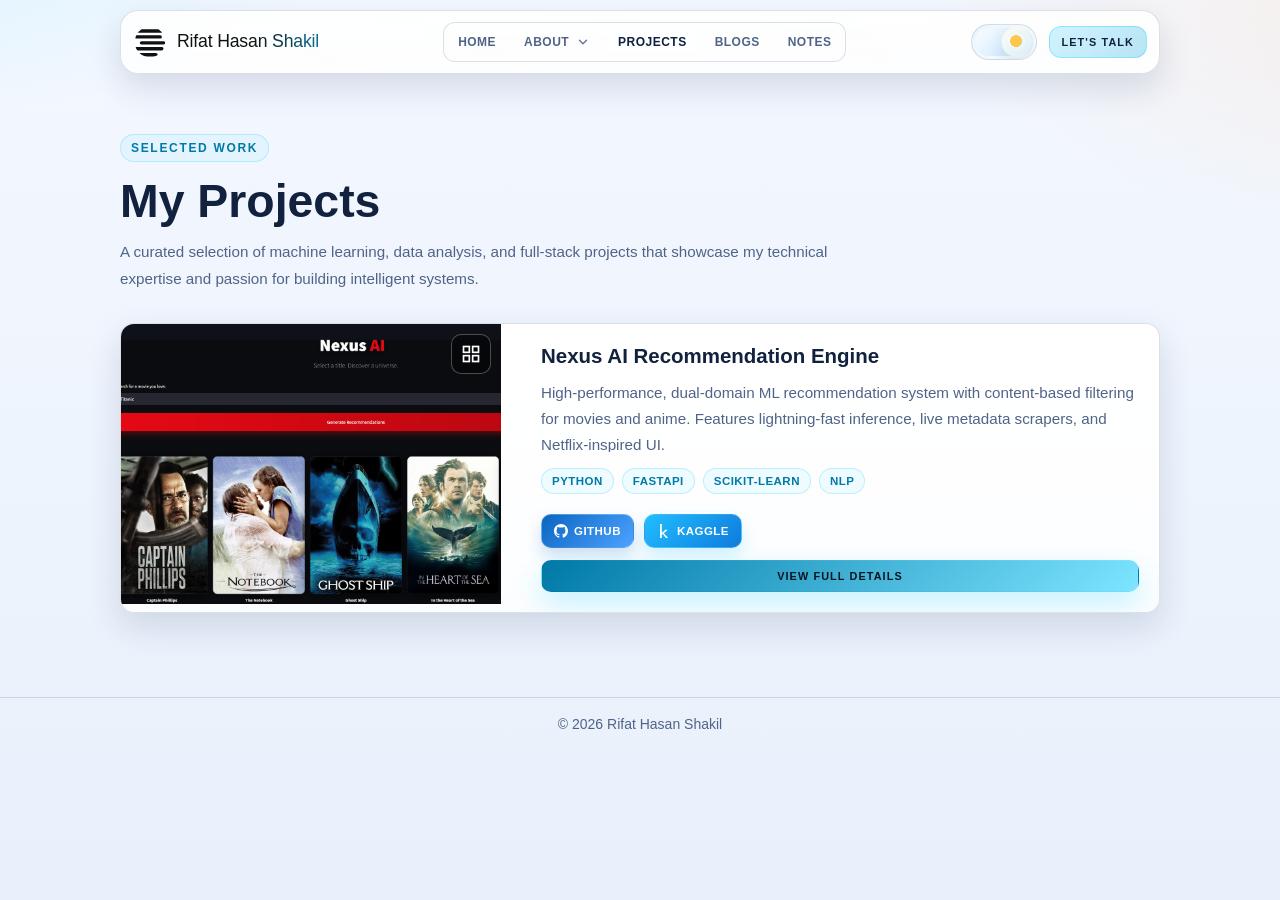
<file: project.html>
﻿<!DOCTYPE html>
<html lang="en">
<head>
    <meta charset="UTF-8">
    <meta name="viewport" content="width=device-width, initial-scale=1.0">
    <title>Projects | Rifat Hasan Shakil</title>
    <meta name="description" content="Portfolio projects by Rifat Hasan Shakil in data analysis, machine learning, and statistics.">
    <link rel="stylesheet" href="styles.css">
</head>
<body>
    <header class="site-header">
        <div class="container nav-shell">
            <a class="brand" href="index.html"><span class="brand-mark" aria-hidden="true"><svg viewBox="0 0 40 40" fill="none" xmlns="http://www.w3.org/2000/svg"><defs><clipPath id="brandOrbClip"><circle cx="20" cy="20" r="18"/></clipPath></defs><g clip-path="url(#brandOrbClip)" fill="currentColor"><rect x="2" y="5" width="36" height="4" rx="2"/><rect x="2" y="12" width="32" height="4" rx="2"/><rect x="8" y="19" width="30" height="4" rx="2"/><rect x="2" y="26" width="34" height="4" rx="2"/><rect x="2" y="33" width="27" height="4" rx="2"/></g></svg></span><span class="brand-name">Rifat Hasan Shakil</span></a>
            <nav class="main-nav" aria-label="Primary">
                <a class="nav-link" href="index.html">Home</a>
                <div class="nav-dropdown" data-dropdown>
                    <button class="drop-toggle" data-dropdown-toggle aria-expanded="false" aria-haspopup="true" aria-controls="about-menu">About <svg class="drop-icon" aria-hidden="true" viewBox="0 0 24 24" fill="none"><path d="m6 9 6 6 6-6" stroke="currentColor" stroke-width="2.4" stroke-linecap="round" stroke-linejoin="round"></path></svg></button>
                    <div class="drop-menu" id="about-menu" data-dropdown-menu>
                        <a href="about.html#skills">Skills</a>
                        <a href="about.html#education">Education</a>
                        <a href="about.html#certifications">Certifications</a>
                    </div>
                </div>
                <a class="nav-link active" href="project.html">Projects</a>
                <a class="nav-link" href="blogs.html">Blogs</a>
                <a class="nav-link" href="notes.html">Notes</a>
            </nav>
            <button class="theme-btn" type="button" data-theme-toggle aria-label="Toggle color theme" aria-pressed="false"><span class="theme-switch" aria-hidden="true"><span class="theme-switch__track"></span><span class="theme-switch__thumb"></span></span></button>
            <a class="contact-btn" href="contact.html">Let's Talk</a>
            <button class="mobile-btn" type="button" data-mobile-toggle aria-expanded="false" aria-controls="mobile-nav">=</button>
        </div>
        <div class="container mobile-nav" id="mobile-nav" data-mobile-nav>
            <a href="index.html">Home</a>
            <a href="about.html">About</a>
            <a href="project.html">Projects</a>
            <a href="blogs.html">Blogs</a>
            <a href="notes.html">Notes</a>
            <a href="contact.html">Let's Talk</a>
        </div>
    </header>

    <main>
        <section class="container section reveal">
            <span class="kicker">Selected Work</span>
            <h1>My Projects</h1>
            <p class="hero-subtitle">A curated selection of machine learning, data analysis, and full-stack projects that showcase my technical expertise and passion for building intelligent systems.</p>
        </section>

        <section class="container section reveal">
            <div class="projects-grid">
                <article class="project-card card">
                    <figure class="project-card__figure">
                        <img src="assets/projects/nexus-ai/Screenshot%202026-03-25%20002219.png" alt="Nexus AI recommendation engine interface">
                        <button class="project-card__gallery-btn" type="button" data-project="nexus-ai" aria-label="View gallery">
                            <svg viewBox="0 0 24 24" fill="none" stroke="currentColor" stroke-width="2">
                                <rect x="3" y="3" width="7" height="7"></rect>
                                <rect x="14" y="3" width="7" height="7"></rect>
                                <rect x="14" y="14" width="7" height="7"></rect>
                                <rect x="3" y="14" width="7" height="7"></rect>
                            </svg>
                        </button>
                    </figure>

                    <div class="project-card__content">
                        <h3>Nexus AI Recommendation Engine</h3>
                        <p class="project-card__desc">High-performance, dual-domain ML recommendation system with content-based filtering for movies and anime. Features lightning-fast inference, live metadata scrapers, and Netflix-inspired UI.</p>

                        <div class="project-card__meta">
                            <span class="tag">Python</span>
                            <span class="tag">FastAPI</span>
                            <span class="tag">Scikit-Learn</span>
                            <span class="tag">NLP</span>
                        </div>

                        <div class="project-card__links">
                            <a href="https://github.com/rifat-hasan-shakil/nexus-ai-recommender" target="_blank" rel="noopener" class="project-link github" aria-label="View on GitHub">
                                <svg viewBox="0 0 24 24" fill="currentColor">
                                    <path d="M12 0c-6.626 0-12 5.373-12 12 0 5.302 3.438 9.8 8.207 11.387.599.111.793-.261.793-.577v-2.234c-3.338.726-4.033-1.416-4.033-1.416-.546-1.387-1.333-1.756-1.333-1.756-1.089-.745.083-.729.083-.729 1.205.084 1.839 1.237 1.839 1.237 1.07 1.834 2.807 1.304 3.492.997.107-.775.418-1.305.762-1.604-2.665-.305-5.467-1.334-5.467-5.931 0-1.311.469-2.381 1.236-3.221-.124-.303-.535-1.524.117-3.176 0 0 1.008-.322 3.301 1.23.957-.266 1.983-.399 3.003-.404 1.02.005 2.047.138 3.006.404 2.291-1.552 3.297-1.23 3.297-1.23.653 1.653.242 2.874.118 3.176.77.84 1.235 1.911 1.235 3.221 0 4.609-2.807 5.624-5.479 5.921.43.372.823 1.102.823 2.222v 3.293c0 .319.192.694.801.576 4.765-1.589 8.199-6.086 8.199-11.386 0-6.627-5.373-12-12-12z"/>
                                </svg>
                                GitHub
                            </a>
                            <a href="https://www.kaggle.com/code/rifathasanshakil3301/nexus-ai" target="_blank" rel="noopener" class="project-link kaggle" aria-label="View on Kaggle">
                                <svg viewBox="0 0 24 24" fill="currentColor">
                                    <path d="M18.825 23.859c-.022.092-.117.141-.281.141h-3.139c-.187 0-.351-.082-.492-.248l-5.178-6.589-1.448 1.374v5.111c0 .235-.117.352-.351.352H5.505c-.234 0-.351-.117-.351-.352V.141c0-.234.117-.351.351-.351h2.431c.234 0 .351.117.351.351v15.325l5.539-5.344c.142-.14.305-.211.516-.211h3.35c.187 0 .28.094.28.281 0 .047-.022.117-.07.211L11.53 15.655l7.202 7.971c.071.07.117.141.093.234z"/>
                                </svg>
                                Kaggle
                            </a>
                        </div>

                        <a href="project-nexus-ai.html" class="btn btn-primary full-width">View Full Details</a>
                    </div>
                </article>
            </div>
        </section>
    </main>

    <footer class="site-footer">
        <div class="container">&copy; <span data-year></span> Rifat Hasan Shakil</div>
    </footer>

    <script src="script.js"></script>
</body>
</html>
</file>
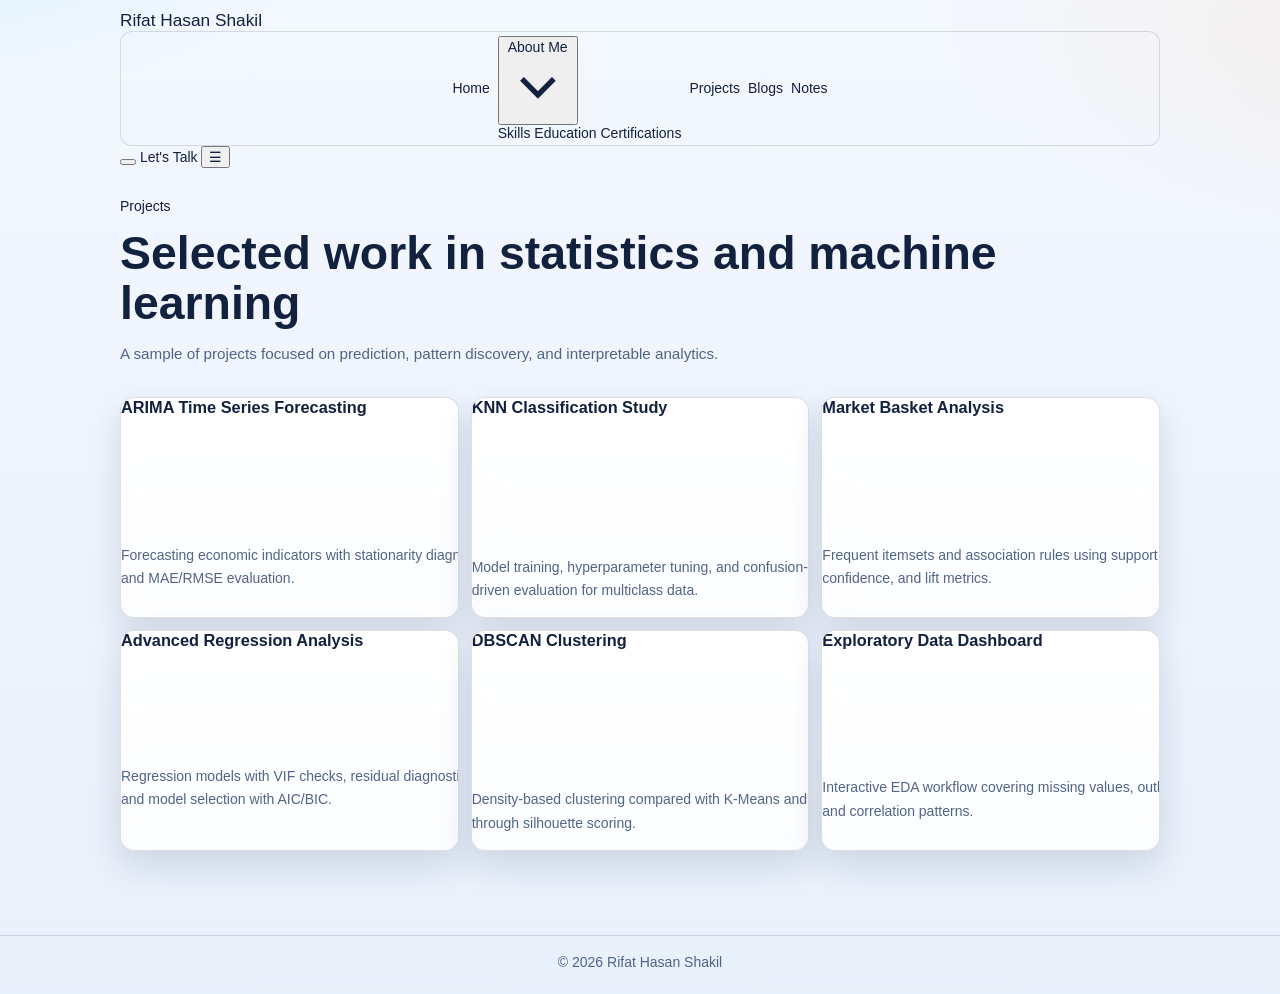
<file: projects.html>
<!DOCTYPE html>
<html lang="en">
<head>
  <meta charset="UTF-8" />
  <meta name="viewport" content="width=device-width, initial-scale=1.0" />
  <meta name="description" content="Projects by Rifat Hasan Shakil in statistics, machine learning, and visualization." />
  <title>Projects | Rifat Hasan Shakil</title>
  <link rel="stylesheet" href="styles.css" />
</head>
<body>
  <header class="site-header">
    <div class="container nav-wrap">
      <a class="brand" href="index.html">Rifat Hasan Shakil</a>
      <nav class="main-nav" aria-label="Primary">
        <a href="index.html">Home</a>
        <div class="nav-dropdown" data-dropdown>
          <button class="nav-dropdown-toggle" data-dropdown-toggle aria-expanded="false" aria-haspopup="true" aria-controls="about-menu">
            About Me
            <svg viewBox="0 0 24 24" fill="none" stroke="currentColor" stroke-width="2"><path d="m6 9 6 6 6-6"/></svg>
          </button>
          <div class="dropdown-menu" id="about-menu" data-dropdown-menu>
            <a href="about.html#skills">Skills</a>
            <a href="about.html#education">Education</a>
            <a href="about.html#certifications">Certifications</a>
          </div>
        </div>
        <a class="active" href="projects.html">Projects</a>
        <a href="blogs.html">Blogs</a>
        <a href="notes.html">Notes</a>
      </nav>
      <button class="theme-toggle" type="button" data-theme-toggle aria-label="Toggle color theme"></button>
      <a class="talk-btn" href="contact.html">Let's Talk</a>
      <button class="mobile-toggle" data-mobile-toggle aria-expanded="false" aria-controls="mobile-nav">☰</button>
    </div>
    <div class="container mobile-nav" id="mobile-nav" data-mobile-nav>
      <a href="index.html">Home</a>
      <details>
        <summary>About Me</summary>
        <a href="about.html#skills">Skills</a>
        <a href="about.html#education">Education</a>
        <a href="about.html#certifications">Certifications</a>
      </details>
      <a href="projects.html">Projects</a>
      <a href="blogs.html">Blogs</a>
      <a href="notes.html">Notes</a>
      <button class="theme-toggle mobile-theme-toggle" type="button" data-theme-toggle aria-label="Toggle color theme"></button>
      <a href="contact.html">Let's Talk</a>
    </div>
  </header>

  <main>
    <section class="page-hero">
      <div class="container">
        <div class="page-kicker">Projects</div>
        <h1>Selected work in statistics and machine learning</h1>
        <p class="hero-subtitle">A sample of projects focused on prediction, pattern discovery, and interpretable analytics.</p>
      </div>
    </section>

    <section class="section">
      <div class="container grid grid-3">
        <article class="card project-card">
          <h3>ARIMA Time Series Forecasting</h3>
          <p class="project-meta">R, forecast, ggplot2</p>
          <p>Forecasting economic indicators with stationarity diagnostics and MAE/RMSE evaluation.</p>
          <a class="link-btn" href="#">Project Link</a>
        </article>
        <article class="card project-card">
          <h3>KNN Classification Study</h3>
          <p class="project-meta">Python, scikit-learn, pandas</p>
          <p>Model training, hyperparameter tuning, and confusion-matrix driven evaluation for multiclass data.</p>
          <a class="link-btn" href="#">Project Link</a>
        </article>
        <article class="card project-card">
          <h3>Market Basket Analysis</h3>
          <p class="project-meta">Python, mlxtend, NetworkX</p>
          <p>Frequent itemsets and association rules using support, confidence, and lift metrics.</p>
          <a class="link-btn" href="#">Project Link</a>
        </article>
        <article class="card project-card">
          <h3>Advanced Regression Analysis</h3>
          <p class="project-meta">R, glm, diagnostics</p>
          <p>Regression models with VIF checks, residual diagnostics, and model selection with AIC/BIC.</p>
          <a class="link-btn" href="#">Project Link</a>
        </article>
        <article class="card project-card">
          <h3>DBSCAN Clustering</h3>
          <p class="project-meta">Python, scikit-learn, PCA</p>
          <p>Density-based clustering compared with K-Means and tuned through silhouette scoring.</p>
          <a class="link-btn" href="#">Project Link</a>
        </article>
        <article class="card project-card">
          <h3>Exploratory Data Dashboard</h3>
          <p class="project-meta">Python, seaborn, plotly</p>
          <p>Interactive EDA workflow covering missing values, outliers, and correlation patterns.</p>
          <a class="link-btn" href="#">Project Link</a>
        </article>
      </div>
    </section>
  </main>

  <footer class="site-footer">
    <div class="container">© 2026 Rifat Hasan Shakil</div>
  </footer>

  <script src="script.js"></script>
</body>
</html>
</file>
<file: styles.css>
@font-face {
    font-family: "Gravitica";
    src: local("Gravitica"), local("Gravitica Regular");
    font-style: normal;
    font-weight: 300 900;
    font-display: swap;
}

:root {
    --bg: #0a1220;
    --bg-soft: #111d34;
    --surface: rgba(17, 29, 52, 0.72);
    --surface-strong: rgba(14, 23, 41, 0.92);
    --surface-lift: rgba(28, 43, 70, 0.82);
    --line: rgba(148, 163, 184, 0.26);
    --text: #e7eefc;
    --muted: #9fb2d0;
    --brand: #32d1ff;
    --brand-2: #18a8d8;
    --accent: #ff9f4a;
    --glow: rgba(50, 209, 255, 0.26);
    --container: 1040px;
    --radius: 14px;
    --radius-sm: 10px;
    --shadow: 0 22px 60px rgba(0, 0, 0, 0.38);
    --font-body: "Gravitica", "Segoe UI", "Helvetica Neue", Helvetica, Arial, sans-serif;
    --font-heading: "Gravitica", "Segoe UI", "Helvetica Neue", Helvetica, Arial, sans-serif;
    --font-ui: "Gravitica", "Segoe UI", "Helvetica Neue", Helvetica, Arial, sans-serif;
    --font-alt: "Gravitica", "Segoe UI", "Helvetica Neue", Helvetica, Arial, sans-serif;
    --contact-stage-bg: rgba(13, 22, 40, 0.78);
    --contact-stage-border: rgba(255, 255, 255, 0.08);
    --contact-card-bg: rgba(17, 29, 52, 0.9);
    --contact-card-border: rgba(255, 255, 255, 0.1);
    --contact-card-label: #9fb2d0;
    --contact-card-value: #ecf4ff;
    --contact-icon-border: rgba(255, 255, 255, 0.18);
    --contact-spotlight: rgba(50, 209, 255, 0.2);
    color-scheme: dark;
}

:root[data-theme="light"] {
    --bg: #f4f8ff;
    --bg-soft: #e8f0fb;
    --surface: rgba(255, 255, 255, 0.84);
    --surface-strong: rgba(255, 255, 255, 0.96);
    --surface-lift: rgba(255, 255, 255, 0.98);
    --line: rgba(19, 40, 80, 0.14);
    --text: #11213e;
    --muted: #506488;
    --brand: #0079a8;
    --brand-2: #055d8d;
    --accent: #cc6a0d;
    --glow: rgba(0, 121, 168, 0.15);
    --shadow: 0 14px 34px rgba(20, 42, 83, 0.14);
    --contact-stage-bg: rgba(255, 255, 255, 0.78);
    --contact-stage-border: rgba(19, 40, 80, 0.08);
    --contact-card-bg: rgba(255, 255, 255, 0.92);
    --contact-card-border: rgba(19, 40, 80, 0.08);
    --contact-card-label: #607494;
    --contact-card-value: #2657cc;
    --contact-icon-border: rgba(255, 255, 255, 0.24);
    --contact-spotlight: rgba(0, 121, 168, 0.16);
    color-scheme: light;
}

* {
    box-sizing: border-box;
}

html {
    scroll-behavior: smooth;
}

body {
    margin: 0;
    min-height: 100dvh;
    font-family: var(--font-body);
    font-size: 14px;
    color: var(--text);
    background: radial-gradient(900px 440px at -10% -15%, rgba(50, 209, 255, 0.18), transparent 58%),
        radial-gradient(900px 420px at 115% 0%, rgba(255, 159, 74, 0.12), transparent 60%),
        linear-gradient(180deg, var(--bg) 0%, var(--bg-soft) 100%);
    overflow-x: hidden;
}

body::before {
    content: "";
    position: fixed;
    inset: 0;
    pointer-events: none;
    background: linear-gradient(rgba(255, 255, 255, 0.025) 1px, transparent 1px),
        linear-gradient(90deg, rgba(255, 255, 255, 0.02) 1px, transparent 1px);
    background-size: 100% 110px, 110px 100%;
    opacity: 0.8;
    mask-image: linear-gradient(180deg, rgba(0, 0, 0, 0.6), transparent 92%);
}

a {
    color: inherit;
    text-decoration: none;
}

button,
input,
textarea,
select {
    font: inherit;
    color: inherit;
}

button {
    -webkit-tap-highlight-color: transparent;
    touch-action: manipulation;
}

img {
    max-width: 100%;
    display: block;
}

.container {
    width: min(var(--container), 92%);
    margin-inline: auto;
}

.site-header {
    position: sticky;
    top: 0;
    z-index: 120;
    padding-top: 10px;
    transition: padding-top 0.25s ease;
}

.nav-shell {
    position: relative;
    overflow: visible;
    isolation: isolate;
    display: grid;
    grid-template-columns: auto 1fr auto auto;
    align-items: center;
    gap: 12px;
    min-height: 64px;
    border: 1px solid var(--line);
    border-radius: 18px;
    background: linear-gradient(180deg, rgba(255, 255, 255, 0.25), rgba(255, 255, 255, 0.02)), var(--surface);
    backdrop-filter: blur(18px) saturate(140%);
    box-shadow: var(--shadow);
    padding: 0 12px;
    transition: transform 0.25s ease, box-shadow 0.25s ease, background 0.25s ease, border-color 0.25s ease;
}

.nav-shell::before {
    content: "";
    position: absolute;
    inset: 0;
    z-index: -1;
    pointer-events: none;
    background: linear-gradient(115deg, rgba(255, 255, 255, 0.28), rgba(255, 255, 255, 0));
    opacity: 0.55;
    border-radius: inherit;
}

.site-header.scrolled {
    padding-top: 6px;
}

.site-header.scrolled .nav-shell {
    transform: translateY(-1px);
    box-shadow: 0 16px 36px rgba(0, 0, 0, 0.25);
    border-color: rgba(50, 209, 255, 0.34);
}

.brand {
    display: inline-flex;
    align-items: center;
    gap: 10px;
    font-family: var(--font-heading);
    font-size: clamp(0.96rem, 1.45vw, 1.08rem);
    font-weight: 500;
}

.brand-name {
    display: inline-block;
    font-family: var(--font-heading);
    font-size: clamp(1.02rem, 1.38vw, 1.22rem);
    font-weight: 500;
    letter-spacing: -0.01em;
    line-height: 1;
    background: linear-gradient(90deg, #f8fbff 0%, #f8fbff 52%, #94dfff 100%);
    -webkit-background-clip: text;
    background-clip: text;
    color: transparent;
    text-transform: none;
    text-shadow: none;
}

.brand-mark {
    display: inline-flex;
    align-items: center;
    justify-content: center;
    width: 34px;
    height: 34px;
    color: #f5f9ff;
}

.brand-mark svg {
    width: 100%;
    height: 100%;
}

:root[data-theme="light"] .brand-name {
    background: linear-gradient(90deg, #111111 0%, #111111 52%, #0a6d98 100%);
    -webkit-background-clip: text;
    background-clip: text;
    color: transparent;
    text-shadow: none;
}

:root[data-theme="light"] .brand-mark {
    color: #111111;
}

.main-nav {
    display: flex;
    align-items: center;
    justify-content: center;
    gap: 8px;
    justify-self: center;
    border: 1px solid var(--line);
    border-radius: 12px;
    background: rgba(255, 255, 255, 0.02);
    padding: 4px;
}

.nav-link,
.drop-toggle {
    border: 0;
    background: none;
    color: var(--muted);
    font-size: 0.75rem;
    font-family: var(--font-ui);
    font-weight: 600;
    letter-spacing: 0.04em;
    text-transform: uppercase;
    padding: 8px 10px;
    border-radius: 10px;
    transition: 0.24s ease;
    cursor: pointer;
}

.nav-link:hover,
.nav-link.active,
.drop-toggle:hover,
.nav-dropdown.open .drop-toggle {
    color: var(--text);
    background: rgba(255, 255, 255, 0.14);
}

.nav-dropdown {
    position: relative;
    z-index: 5;
}

.drop-toggle {
    display: inline-flex;
    align-items: center;
    gap: 7px;
}

.drop-icon {
    width: 14px;
    height: 14px;
    display: inline-block;
    transform-origin: 50% 50%;
    transition: transform 0.24s ease, opacity 0.24s ease;
    opacity: 0.88;
}

.drop-toggle:hover .drop-icon {
    opacity: 1;
}

.nav-dropdown.open .drop-toggle .drop-icon {
    transform: rotate(180deg);
}

.drop-menu {
    position: absolute;
    top: calc(100% + 8px);
    left: 50%;
    transform: translateX(-50%) translateY(8px);
    min-width: 176px;
    border: 1px solid var(--line);
    border-radius: var(--radius-sm);
    background: var(--surface-strong);
    box-shadow: var(--shadow);
    overflow: hidden;
    opacity: 0;
    pointer-events: none;
    transition: 0.24s ease;
    z-index: 999;
    will-change: opacity, transform;
}

.nav-dropdown.open .drop-menu {
    opacity: 1;
    pointer-events: auto;
    transform: translateX(-50%) translateY(0);
}

.drop-menu a {
    display: block;
    padding: 10px 12px;
    font-size: 0.82rem;
    font-family: var(--font-body);
    color: var(--muted);
    border-bottom: 1px solid var(--line);
}

.drop-menu a:last-child {
    border-bottom: 0;
}

.drop-menu a:hover {
    color: var(--brand);
    background: rgba(50, 209, 255, 0.08);
}

.theme-btn,
.mobile-btn {
    width: 34px;
    height: 34px;
    border-radius: 10px;
    border: 1px solid var(--line);
    background: rgba(255, 255, 255, 0.06);
    color: var(--text);
    display: inline-flex;
    align-items: center;
    justify-content: center;
    cursor: pointer;
}

.theme-btn {
    position: relative;
    width: 66px;
    height: 36px;
    padding: 3px;
    border-radius: 999px;
    overflow: hidden;
    background: linear-gradient(135deg, rgba(10, 18, 32, 0.94), rgba(27, 41, 68, 0.94));
    box-shadow: inset 0 0 0 1px rgba(255, 255, 255, 0.12);
    transition: transform 0.34s cubic-bezier(0.2, 0.8, 0.2, 1), box-shadow 0.34s ease, background 0.34s ease;
}

.theme-btn:hover {
    transform: translateY(-1px) scale(1.02);
    box-shadow: inset 0 0 0 1px rgba(255, 255, 255, 0.18), 0 10px 18px rgba(0, 0, 0, 0.18);
}

.theme-btn.is-light {
    background: linear-gradient(135deg, rgba(229, 244, 255, 0.95), rgba(255, 255, 255, 0.98));
}

.theme-switch {
    position: relative;
    display: block;
    width: 100%;
    height: 100%;
    border-radius: inherit;
}

.theme-switch__track {
    position: absolute;
    inset: 0;
    border-radius: inherit;
    background:
        radial-gradient(circle at 22% 34%, rgba(255, 255, 255, 0.3) 0 1.3px, transparent 1.6px),
        radial-gradient(circle at 42% 68%, rgba(255, 255, 255, 0.22) 0 1.1px, transparent 1.4px),
        radial-gradient(circle at 68% 28%, rgba(255, 255, 255, 0.24) 0 1.1px, transparent 1.4px),
        linear-gradient(135deg, #0f1728, #253a60);
    transition: background 0.42s ease, opacity 0.42s ease;
}

.theme-btn.is-light .theme-switch__track {
    background:
        radial-gradient(circle at 80% 30%, rgba(255, 255, 255, 0.45) 0 1.2px, transparent 1.5px),
        radial-gradient(circle at 62% 62%, rgba(255, 255, 255, 0.36) 0 1px, transparent 1.3px),
        linear-gradient(135deg, #f9fdff, #dcefff 55%, #cfe8ff);
}

.theme-switch__thumb {
    position: absolute;
    top: 50%;
    left: 3px;
    width: 30px;
    height: 30px;
    border-radius: 50%;
    background: linear-gradient(135deg, #ffd86d, #ff9e38);
    box-shadow: 0 8px 16px rgba(255, 160, 54, 0.3), 0 0 0 1px rgba(255, 255, 255, 0.18);
    transform: translateY(-50%);
    transition: transform 0.42s cubic-bezier(0.22, 1, 0.36, 1), background 0.42s ease, box-shadow 0.42s ease;
    will-change: transform;
}

.theme-switch__thumb::before {
    content: "";
    position: absolute;
    inset: 8px;
    border-radius: 50%;
    background:
        radial-gradient(circle at 70% 30%, rgba(255, 255, 255, 0.9) 0 25%, transparent 26%),
        radial-gradient(circle at 40% 58%, rgba(80, 46, 0, 0.8) 0 18%, transparent 19%),
        radial-gradient(circle at 58% 68%, rgba(80, 46, 0, 0.8) 0 14%, transparent 15%);
    opacity: 0.95;
}

.theme-btn.is-light .theme-switch__thumb {
    transform: translateX(24px) translateY(-50%);
    background: linear-gradient(135deg, #ffffff, #d9f0ff);
    box-shadow: 0 8px 16px rgba(46, 120, 194, 0.18), 0 0 0 1px rgba(255, 255, 255, 0.35);
}

.theme-btn.is-light .theme-switch__thumb::before {
    inset: 6px;
    background: radial-gradient(circle at 45% 45%, rgba(255, 196, 64, 0.98) 0 42%, transparent 43%);
    box-shadow: 0 0 18px rgba(255, 204, 85, 0.28);
}

.theme-btn:active .theme-switch__thumb {
    transform: translateY(-50%) scale(0.95);
}

.theme-btn.is-light:active .theme-switch__thumb {
    transform: translateX(24px) translateY(-50%) scale(0.95);
}

.contact-btn {
    padding: 9px 12px;
    border-radius: 12px;
    border: 1px solid rgba(50, 209, 255, 0.4);
    background: linear-gradient(135deg, rgba(50, 209, 255, 0.22), rgba(24, 168, 216, 0.3));
    color: var(--text);
    font-size: 0.68rem;
    font-family: var(--font-ui);
    letter-spacing: 0.1em;
    text-transform: uppercase;
    font-weight: 700;
}

.mobile-btn {
    display: none;
}

.mobile-nav {
    display: none;
    border: 1px solid var(--line);
    border-radius: 12px;
    margin-top: 8px;
    padding: 8px;
    background: var(--surface-strong);
}

@supports not ((backdrop-filter: blur(1px)) or (-webkit-backdrop-filter: blur(1px))) {
    .nav-shell {
        background: var(--surface-strong);
    }

    .drop-menu {
        background: var(--surface-strong);
    }
}

.mobile-nav.open {
    display: grid;
    gap: 8px;
}

.mobile-nav a,
.mobile-nav summary {
    padding: 8px 10px;
    border-radius: 10px;
    color: var(--muted);
    font-weight: 600;
}

.mobile-nav a:hover,
.mobile-nav summary:hover {
    background: rgba(255, 255, 255, 0.1);
    color: var(--text);
}

main {
    padding: 30px 0 62px;
}

.hero {
    position: relative;
    display: grid;
    grid-template-columns: 232px minmax(0, 1fr);
    align-items: start;
    gap: clamp(14px, 2.8vw, 28px);
    margin-top: 14px;
}

.hero::after {
    content: "";
    position: absolute;
    right: -140px;
    top: -80px;
    width: 340px;
    height: 340px;
    pointer-events: none;
    border-radius: 50%;
    background: radial-gradient(circle, var(--glow) 0%, transparent 65%);
    filter: blur(2px);
}

.profile-card,
.card {
    border: 1px solid var(--line);
    border-radius: var(--radius);
    background: var(--surface);
    backdrop-filter: blur(14px);
    box-shadow: var(--shadow);
}

.profile-card {
    padding: 10px;
    position: sticky;
    top: 106px;
    transition: transform 0.3s ease, border-color 0.3s ease;
    max-width: 278px;
}

.profile-card:hover {
    transform: translateY(-4px);
    border-color: rgba(50, 209, 255, 0.35);
}

.profile-photo {
    width: min(100%, 140px);
    max-height: 178px;
    margin: 4px auto 12px;
    border-radius: 10px;
    aspect-ratio: 4/5;
    object-fit: cover;
}

.hero-copy {
    position: relative;
    overflow: hidden;
    padding: 24px;
    border: 1px solid color-mix(in srgb, var(--line) 66%, rgba(50, 209, 255, 0.18));
    background:
        radial-gradient(circle at top right, rgba(50, 209, 255, 0.16), transparent 22%),
        radial-gradient(circle at bottom left, rgba(255, 159, 74, 0.08), transparent 20%),
        linear-gradient(180deg, color-mix(in srgb, var(--surface-lift) 96%, white 4%), var(--surface));
}

.hero-copy::before {
    content: "";
    position: absolute;
    inset: 0;
    pointer-events: none;
    background: linear-gradient(135deg, rgba(255, 255, 255, 0.08), transparent 34%);
    opacity: 0.7;
}

.hero-copy > * {
    position: relative;
    z-index: 1;
}

.hero-copy__head {
    max-width: 680px;
}

.hero-highlights {
    display: grid;
    grid-template-columns: repeat(3, minmax(0, 1fr));
    gap: 10px;
    margin-top: 16px;
}

.hero-highlight {
    display: grid;
    gap: 5px;
    padding: 12px 12px 13px;
    border-radius: 13px;
    border: 1px solid color-mix(in srgb, var(--line) 68%, rgba(50, 209, 255, 0.12));
    background: linear-gradient(180deg, rgba(255, 255, 255, 0.05), rgba(255, 255, 255, 0.02));
}

.hero-highlight span {
    font-size: 0.68rem;
    letter-spacing: 0.12em;
    text-transform: uppercase;
    font-weight: 800;
    color: var(--brand);
    font-family: var(--font-ui);
}

.hero-highlight strong {
    font-family: var(--font-heading);
    font-size: 1rem;
    color: var(--text);
}

.hero-highlight p {
    margin: 0;
    color: var(--muted);
    font-size: 0.82rem;
    line-height: 1.55;
    font-family: var(--font-body);
}

.chip-row {
    display: flex;
    flex-wrap: wrap;
    gap: 8px;
    margin-top: 12px;
}

.chip {
    font-size: 0.72rem;
    letter-spacing: 0.04em;
    text-transform: uppercase;
    font-weight: 700;
    color: var(--brand);
    padding: 6px 10px;
    border-radius: 999px;
    border: 1px solid rgba(50, 209, 255, 0.28);
    background: rgba(50, 209, 255, 0.08);
}

.social-row {
    margin-top: 16px;
    display: grid;
    grid-template-columns: repeat(4, 1fr);
    gap: 9px;
}

.social-row a {
    height: 32px;
    display: inline-flex;
    align-items: center;
    justify-content: center;
    border-radius: 10px;
    border: 1px solid rgba(255, 255, 255, 0.14);
    font-weight: 700;
    color: #fff;
    box-shadow: 0 10px 18px rgba(0, 0, 0, 0.18);
    transition: transform 0.2s ease, box-shadow 0.2s ease, filter 0.2s ease;
    overflow: hidden;
    position: relative;
}

.social-row a::before {
    content: "";
    position: absolute;
    inset: 0;
    background: linear-gradient(135deg, rgba(255, 255, 255, 0.22), transparent 52%);
    opacity: 0.8;
}

.social-row a svg,
.social-row a img {
    position: relative;
    z-index: 1;
}

.social-row a:nth-child(1) {
    background: linear-gradient(135deg, #0a66c2, #4da3ff);
}

.social-row a:nth-child(2) {
    background: linear-gradient(135deg, #20beff, #0f7bdc);
}

.social-row a:nth-child(3) {
    background: linear-gradient(135deg, #00d084, #00a95f);
}

.social-row a:nth-child(4) {
    background: linear-gradient(135deg, #ff7a59, #ff4d8d);
}

.icon-link svg {
    width: 16px;
    height: 16px;
    color: #fff;
}

.icon-link img {
    width: 16px;
    height: 16px;
    object-fit: contain;
    display: block;
}

.social-row a:hover {
    transform: translateY(-2px);
    box-shadow: 0 14px 22px rgba(0, 0, 0, 0.22);
    filter: saturate(1.08) brightness(1.04);
}

.document-grid {
    display: grid;
    grid-template-columns: repeat(2, minmax(0, 1fr));
    gap: 14px;
}

.document-card {
    display: grid;
    gap: 10px;
    align-content: start;
    min-height: 180px;
    border: 1px solid color-mix(in srgb, var(--line) 72%, rgba(0, 0, 0, 0.18));
    background:
        radial-gradient(circle at top right, rgba(50, 209, 255, 0.16), transparent 28%),
        linear-gradient(180deg, var(--surface-lift), var(--surface));
}

.document-card h3 {
    margin: 0;
    font-family: var(--font-heading);
    font-size: 1.14rem;
    line-height: 1.05;
}

.document-label {
    display: inline-flex;
    width: fit-content;
    align-items: center;
    padding: 6px 10px;
    border-radius: 999px;
    font-size: 0.68rem;
    font-weight: 800;
    letter-spacing: 0.12em;
    text-transform: uppercase;
    color: var(--brand);
    border: 1px solid rgba(50, 209, 255, 0.25);
    background: rgba(50, 209, 255, 0.08);
}

.document-card p {
    margin: 0;
    color: var(--muted);
    line-height: 1.6;
    font-size: 0.92rem;
}

.document-card .btn {
    width: fit-content;
}

.contact-stage {
    position: relative;
    margin-top: 16px;
    padding: 18px;
    border-radius: 24px;
    overflow: hidden;
    background:
        radial-gradient(circle at 18% 18%, rgba(50, 209, 255, 0.18), transparent 24%),
        radial-gradient(circle at 82% 28%, rgba(255, 159, 74, 0.16), transparent 20%),
        radial-gradient(circle at 44% 82%, rgba(255, 77, 141, 0.14), transparent 22%),
        linear-gradient(180deg, rgba(255, 255, 255, 0.05), rgba(255, 255, 255, 0.02));
    border: 1px solid var(--contact-stage-border);
    background-color: var(--contact-stage-bg);
}

.contact-stage::before,
.contact-stage::after {
    content: "";
    position: absolute;
    border-radius: 50%;
    pointer-events: none;
    filter: blur(2px);
}

.contact-stage::before {
    width: 160px;
    height: 160px;
    right: -28px;
    top: -22px;
    background: var(--contact-spotlight);
    animation: floatGlow 7.2s ease-in-out infinite;
}

.contact-stage::after {
    width: 210px;
    height: 210px;
    left: -54px;
    bottom: -66px;
    background: rgba(255, 77, 141, 0.1);
    animation: floatGlow 8.8s ease-in-out infinite reverse;
}

.contact-spotlight {
    position: absolute;
    left: 50%;
    top: 36%;
    width: 170px;
    height: 170px;
    transform: translate(-50%, -50%);
    display: grid;
    place-items: center;
    pointer-events: none;
}

.contact-spotlight-ring {
    position: absolute;
    inset: 0;
    border-radius: 50%;
    border: 1px solid rgba(50, 209, 255, 0.32);
    box-shadow: 0 0 0 18px rgba(50, 209, 255, 0.05), 0 0 58px rgba(50, 209, 255, 0.2);
    animation: pulseRing 3.6s ease-in-out infinite;
}

.contact-spotlight-inner {
    width: 74px;
    height: 74px;
    border-radius: 50%;
    background: radial-gradient(circle at 35% 35%, rgba(255, 255, 255, 0.9), rgba(50, 209, 255, 0.24) 55%, rgba(10, 18, 32, 0.08) 100%);
    border: 1px solid rgba(255, 255, 255, 0.2);
    box-shadow: 0 0 30px rgba(50, 209, 255, 0.2);
}

.contact-info-grid {
    position: relative;
    z-index: 1;
    display: grid;
    gap: 12px;
    grid-template-columns: 1fr;
}

.contact-info-card {
    display: grid;
    grid-template-columns: 52px 1fr;
    gap: 12px;
    align-items: center;
    padding: 14px 16px;
    border-radius: 18px;
    background: var(--contact-card-bg);
    border: 1px solid var(--contact-card-border);
    box-shadow: 0 18px 28px rgba(17, 33, 62, 0.08);
    animation: liftCard 6.4s ease-in-out infinite;
}

.contact-location-card {
    animation-delay: 0.45s;
}

.contact-info-icon {
    width: 52px;
    height: 52px;
    display: grid;
    place-items: center;
    border-radius: 50%;
    color: #fff;
    background: linear-gradient(135deg, #2667ff, #33c3ff);
    box-shadow: 0 12px 22px rgba(38, 103, 255, 0.22);
    border: 1px solid var(--contact-icon-border);
}

.contact-location-card .contact-info-icon {
    background: linear-gradient(135deg, #243146, #626c7d);
    box-shadow: 0 12px 22px rgba(36, 49, 70, 0.18);
}

.contact-info-icon svg {
    width: 22px;
    height: 22px;
}

.contact-info-card p {
    margin: 0;
    font-size: 0.72rem;
    font-weight: 800;
    letter-spacing: 0.12em;
    text-transform: uppercase;
    color: var(--contact-card-label);
}

.contact-info-card a,
.contact-info-card span {
    display: inline-block;
    margin-top: 4px;
    font-size: 0.98rem;
    font-weight: 800;
    color: var(--contact-card-value);
}

.contact-location-card span {
    color: var(--contact-card-value);
}

.contact-social-block {
    position: relative;
    z-index: 1;
    margin-top: 18px;
    padding-top: 18px;
    border-top: 1px solid rgba(17, 33, 62, 0.1);
}

.contact-social-label {
    font-size: 0.72rem;
    font-weight: 800;
    letter-spacing: 0.12em;
    text-transform: uppercase;
    color: var(--muted);
    margin-bottom: 12px;
}

.contact-social-row {
    display: flex;
    flex-wrap: wrap;
    gap: 12px;
}

.contact-social-row-secondary {
    margin-top: 12px;
}

.contact-link {
    position: relative;
    display: inline-flex;
    align-items: center;
    justify-content: center;
    width: clamp(62px, 9vw, 84px);
    height: clamp(62px, 9vw, 84px);
    border-radius: 22px;
    color: #fff;
    border: 1px solid rgba(255, 255, 255, 0.16);
    box-shadow: 0 16px 30px rgba(0, 0, 0, 0.22);
    overflow: hidden;
    isolation: isolate;
    transition: transform 0.28s ease, box-shadow 0.28s ease, filter 0.28s ease;
}

.contact-link::before {
    content: "";
    position: absolute;
    inset: -35%;
    background: linear-gradient(135deg, rgba(255,255,255,0.35), transparent 42%, rgba(255,255,255,0.08));
    transform: translateX(-40%) rotate(12deg);
    transition: transform 0.35s ease;
}

.contact-link::after {
    content: "";
    position: absolute;
    inset: 8px;
    border-radius: 18px;
    border: 1px solid rgba(255, 255, 255, 0.18);
    opacity: 0.65;
}

.contact-link svg {
    width: 28px;
    height: 28px;
    flex: 0 0 auto;
    color: currentColor;
    position: relative;
    z-index: 1;
}

.contact-link img {
    width: 28px;
    height: 28px;
    object-fit: contain;
    display: block;
    position: relative;
    z-index: 1;
}

.contact-link:hover {
    transform: translateY(-6px) scale(1.04) rotate(-1deg);
    box-shadow: 0 24px 42px rgba(0, 0, 0, 0.28);
    filter: saturate(1.15) brightness(1.07);
}

@media (hover: hover) and (pointer: fine) {
    .btn:hover {
        transform: translateY(-2px);
    }

    .card:hover {
        transform: translateY(-3px);
    }

    .profile-card:hover {
        transform: translateY(-4px);
    }

    .tool-item:hover {
        transform: translateY(-2px);
    }

    .contact-list a:hover {
        transform: none;
    }
}

@media (hover: none) {
    .btn:hover,
    .card:hover,
    .profile-card:hover,
    .tool-item:hover,
    .contact-link:hover,
    .contact-link:hover::before,
    .link-btn:hover svg {
        transform: none;
        box-shadow: inherit;
        filter: none;
    }
}

.contact-link:hover::before {
    transform: translateX(26%) rotate(12deg);
}

@keyframes pulseRing {
    0%, 100% { transform: scale(1); opacity: 1; }
    50% { transform: scale(1.08); opacity: 0.82; }
}

@keyframes liftCard {
    0%, 100% { transform: translateY(0); }
    50% { transform: translateY(-4px); }
}

.contact-email { background: linear-gradient(135deg, #ff7a59, #ff4d8d); }
.contact-linkedin { background: linear-gradient(135deg, #0a66c2, #4da3ff); }
.contact-kaggle { background: linear-gradient(135deg, #20beff, #0f7bdc); }
.contact-hackerrank { background: linear-gradient(135deg, #00d084, #00a95f); }
.contact-telegram { background: linear-gradient(135deg, #29a9ea, #1a76d2); }
.contact-facebook { background: linear-gradient(135deg, #1877f2, #3956ff); }

.spin-a { animation: spinLiftA 6s ease-in-out infinite; }
.spin-b { animation: spinLiftB 6.4s ease-in-out infinite; }
.spin-c { animation: spinLiftC 6.8s ease-in-out infinite; }
.spin-d { animation: spinLiftD 6.2s ease-in-out infinite; }
.spin-e { animation: spinLiftE 6.6s ease-in-out infinite; }
.spin-f { animation: spinLiftF 7s ease-in-out infinite; }

@keyframes spinLiftA { 0%,100%{transform:translateY(0) rotate(0deg)} 50%{transform:translateY(-5px) rotate(-2deg)} }
@keyframes spinLiftB { 0%,100%{transform:translateY(8px) rotate(0deg)} 50%{transform:translateY(2px) rotate(2deg)} }
@keyframes spinLiftC { 0%,100%{transform:translateY(-2px) rotate(0deg)} 50%{transform:translateY(-8px) rotate(-3deg)} }
@keyframes spinLiftD { 0%,100%{transform:translateY(6px) rotate(0deg)} 50%{transform:translateY(0) rotate(2deg)} }
@keyframes spinLiftE { 0%,100%{transform:translateY(-4px) rotate(0deg)} 50%{transform:translateY(-10px) rotate(-2deg)} }
@keyframes spinLiftF { 0%,100%{transform:translateY(4px) rotate(0deg)} 50%{transform:translateY(-1px) rotate(3deg)} }

.sr-only {
    position: absolute;
    width: 1px;
    height: 1px;
    padding: 0;
    margin: -1px;
    overflow: hidden;
    clip: rect(0, 0, 0, 0);
    white-space: nowrap;
    border: 0;
}

.kicker {
    display: inline-block;
    font-size: 0.75rem;
    text-transform: uppercase;
    letter-spacing: 0.14em;
    font-weight: 700;
    color: var(--brand);
    border: 1px solid rgba(50, 209, 255, 0.28);
    background: rgba(50, 209, 255, 0.08);
    border-radius: 999px;
    padding: 6px 10px;
}

h1,
h2,
h3,
h4 {
    font-family: var(--font-heading);
    margin: 0;
    color: var(--text);
}

h1 {
    font-size: clamp(1.6rem, 3.8vw, 2.9rem);
    line-height: 1.08;
    margin-top: 14px;
}

.hero-subtitle {
    margin-top: 12px;
    color: var(--muted);
    font-size: 0.95rem;
    max-width: 720px;
    line-height: 1.8;
    font-family: var(--font-body);
}

.typing {
    color: var(--accent);
}

.cta-row {
    display: flex;
    flex-wrap: wrap;
    gap: 10px;
    margin-top: 18px;
}

.btn {
    display: inline-flex;
    align-items: center;
    justify-content: center;
    border-radius: 10px;
    padding: 9px 13px;
    font-size: 0.68rem;
    text-transform: uppercase;
    letter-spacing: 0.1em;
    font-weight: 800;
    border: 1px solid transparent;
    font-family: var(--font-ui);
    transition: transform 0.25s ease, box-shadow 0.25s ease, border-color 0.25s ease, background 0.25s ease;
}

.btn-primary {
    color: #0b1422;
    background: linear-gradient(135deg, var(--brand), #7de5ff);
    box-shadow: 0 12px 28px rgba(50, 209, 255, 0.28);
}

.btn-secondary {
    color: var(--text);
    border-color: rgba(255, 255, 255, 0.28);
    background: rgba(255, 255, 255, 0.08);
}

.btn:hover {
    transform: translateY(-2px);
}

.btn-primary:hover {
    box-shadow: 0 16px 36px rgba(50, 209, 255, 0.34);
}

.btn-secondary:hover {
    border-color: rgba(50, 209, 255, 0.45);
    background: rgba(50, 209, 255, 0.1);
}

.section {
    margin-top: 30px;
}

.section-title {
    font-size: clamp(1.2rem, 2.2vw, 1.7rem);
    margin-bottom: 14px;
    position: relative;
    padding-bottom: 10px;
}

.section-title::after {
    content: "";
    position: absolute;
    left: 0;
    bottom: 0;
    width: 74px;
    height: 2px;
    border-radius: 999px;
    background: linear-gradient(90deg, var(--brand), transparent);
}

.grid {
    display: grid;
    gap: 12px;
}

.grid-2 {
    grid-template-columns: repeat(2, minmax(0, 1fr));
}

.grid-3 {
    grid-template-columns: repeat(3, minmax(0, 1fr));
}

.skills-showcase {
    display: grid;
    grid-template-columns: repeat(2, minmax(0, 1fr));
    gap: 14px;
}

.card {
    padding: 16px;
    background: linear-gradient(180deg, var(--surface-lift), var(--surface));
    transition: transform 0.25s ease, border-color 0.25s ease, box-shadow 0.25s ease;
}

.card:hover {
    transform: translateY(-3px);
    border-color: rgba(50, 209, 255, 0.4);
    box-shadow: 0 20px 48px rgba(0, 0, 0, 0.24);
}

.card h3 {
    font-size: 1.02rem;
    margin-bottom: 6px;
}

.skill-head {
    display: flex;
    align-items: flex-start;
    gap: 12px;
    margin-bottom: 10px;
}

.skill-head img {
    width: 34px;
    height: 34px;
    object-fit: contain;
    border-radius: 10px;
    padding: 5px;
    background: rgba(255, 255, 255, 0.7);
    box-shadow: 0 8px 18px rgba(0, 0, 0, 0.08);
    flex: 0 0 auto;
}

.skill-list {
    margin-top: 12px;
}

.skill-head div {
    min-width: 0;
}

.skill-head p {
    margin: 0;
    font-size: 0.92rem;
    color: var(--muted);
    line-height: 1.7;
    font-family: var(--font-body);
}

.skill-card {
    position: relative;
    overflow: hidden;
}

.skill-card::before {
    content: "";
    position: absolute;
    left: 0;
    top: 0;
    width: 100%;
    height: 4px;
    background: linear-gradient(90deg, var(--brand), transparent);
    opacity: 0.9;
}

.skill-card-powerbi::before { background: linear-gradient(90deg, #f2c94c, #ff9f43); }
.skill-card-excel::before { background: linear-gradient(90deg, #2faa54, #49c16d); }
.skill-card-python::before { background: linear-gradient(90deg, #2d7dd2, #ffd24a); }
.skill-card-r::before { background: linear-gradient(90deg, #4a67b1, #88a7ff); }

.skill-card h3 {
    display: inline-flex;
    align-items: center;
    gap: 8px;
}

.skill-card h3::after {
    content: "";
    width: 28px;
    height: 2px;
    border-radius: 999px;
    background: linear-gradient(90deg, var(--brand), transparent);
    opacity: 0.9;
}

.skill-card .project-tag {
    margin-top: 0;
    margin-bottom: 0;
}

.card p,
li,
.meta {
    color: var(--muted);
    line-height: 1.7;
    font-family: var(--font-body);
}

ul {
    margin: 10px 0 0;
    padding-left: 18px;
}

.project-tag {
    display: inline-block;
    border: 1px solid var(--line);
    padding: 4px 7px;
    border-radius: 999px;
    font-size: 0.64rem;
    margin: 6px 6px 0 0;
    color: var(--muted);
    background: rgba(255, 255, 255, 0.04);
    font-family: var(--font-ui);
}

.tool-grid {
    display: grid;
    grid-template-columns: repeat(4, minmax(0, 1fr));
    gap: 10px;
}

.tool-item {
    border: 1px solid var(--line);
    border-radius: 10px;
    background: rgba(255, 255, 255, 0.04);
    padding: 10px 8px;
    text-align: center;
    transition: transform 0.2s ease, border-color 0.2s ease, background 0.2s ease;
}

.tool-item:hover {
    transform: translateY(-2px);
    border-color: rgba(50, 209, 255, 0.42);
    background: rgba(50, 209, 255, 0.08);
}

.tool-item img {
    width: 34px;
    height: 34px;
    object-fit: contain;
    margin: 0 auto 8px;
}

.tool-item h4 {
    font-size: 0.72rem;
    font-weight: 700;
    letter-spacing: 0.03em;
}

.education-feed {
    position: relative;
    display: grid;
    gap: 16px;
    padding: 6px 0 6px 48px;
}

.education-feed::before {
    content: "";
    position: absolute;
    left: 16px;
    top: 18px;
    bottom: 18px;
    width: 4px;
    border-radius: 999px;
    background: linear-gradient(180deg, rgba(0, 0, 0, 0.18), rgba(50, 209, 255, 0.9), rgba(0, 0, 0, 0.2));
    background-size: 100% 220%;
    box-shadow: 0 0 0 1px rgba(50, 209, 255, 0.18), 0 0 18px rgba(50, 209, 255, 0.28);
    animation: timelineFlow 4.8s linear infinite;
}

@keyframes timelineFlow {
    0% {
        background-position: 0 0%;
    }

    100% {
        background-position: 0 100%;
    }
}

.education-item {
    position: relative;
    display: grid;
    grid-template-columns: 140px 1fr auto;
    gap: 16px;
    align-items: start;
    padding: 18px;
    border-radius: 16px;
    border: 1px solid color-mix(in srgb, var(--line) 70%, rgba(0, 0, 0, 0.18));
    background: linear-gradient(180deg, color-mix(in srgb, var(--surface-lift) 94%, white 6%), var(--surface));
    box-shadow: 0 12px 28px rgba(0, 0, 0, 0.2);
}

.timeline-dot {
    position: absolute;
    left: -39px;
    top: 28px;
    width: 14px;
    height: 14px;
    border-radius: 50%;
    background: #f7faff;
    border: 3px solid #111c2d;
    box-shadow: 0 0 0 4px rgba(50, 209, 255, 0.2);
    animation: timelinePulse 2.4s ease-in-out infinite;
}

@keyframes timelinePulse {
    0%,
    100% {
        transform: scale(1);
        box-shadow: 0 0 0 4px rgba(50, 209, 255, 0.18);
    }

    50% {
        transform: scale(1.15);
        box-shadow: 0 0 0 8px rgba(50, 209, 255, 0.1);
    }
}

.education-thumb {
    width: 130px;
    height: 88px;
    object-fit: cover;
    border-radius: 12px;
    border: 1px solid var(--line);
    box-shadow: 0 14px 24px rgba(0, 0, 0, 0.2);
}

.education-content h3 {
    margin-bottom: 3px;
    font-size: 1.12rem;
}

.education-degree {
    margin: 0;
    color: color-mix(in srgb, var(--text) 88%, white 12%);
    font-weight: 700;
    font-size: 0.93rem;
}

.education-meta {
    margin: 7px 0 0;
    color: var(--muted);
    font-size: 0.86rem;
    font-family: var(--font-body);
}

/* Clean contact layout override */
.contact-stage {
    margin-top: 14px;
    display: grid;
    gap: 14px;
    padding: 0;
    border: 0;
    background: transparent;
    position: relative;
}

.contact-stage::before,
.contact-stage::after,
.contact-spotlight,
.contact-spotlight-ring,
.contact-spotlight-inner {
    display: none;
}

.contact-info-grid {
    display: grid;
    gap: 12px;
}

.contact-info-card {
    display: grid;
    grid-template-columns: 52px 1fr;
    gap: 12px;
    align-items: center;
    padding: 14px 16px;
    border-radius: 18px;
    background: var(--contact-card-bg);
    border: 1px solid var(--contact-card-border);
    box-shadow: 0 14px 24px rgba(17, 33, 62, 0.08);
    animation: none;
}

.contact-info-icon {
    width: 52px;
    height: 52px;
    display: grid;
    place-items: center;
    border-radius: 50%;
    color: #fff;
    background: linear-gradient(135deg, #2667ff, #33c3ff);
    box-shadow: 0 12px 22px rgba(38, 103, 255, 0.22);
    border: 1px solid var(--contact-icon-border);
}

.contact-location-card .contact-info-icon {
    background: linear-gradient(135deg, #243146, #626c7d);
}

.contact-info-icon svg {
    width: 20px;
    height: 20px;
}

.contact-info-card p {
    margin: 0;
    font-size: 0.72rem;
    font-weight: 800;
    letter-spacing: 0.12em;
    text-transform: uppercase;
    color: var(--contact-card-label);
}

.contact-info-card a,
.contact-info-card span {
    display: inline-block;
    margin-top: 4px;
    font-size: 0.95rem;
    font-weight: 700;
    color: var(--contact-card-value);
}

.contact-social-block {
    margin-top: 4px;
    padding-top: 14px;
    border-top: 1px solid rgba(17, 33, 62, 0.1);
}

.contact-social-label {
    font-size: 0.72rem;
    font-weight: 800;
    letter-spacing: 0.12em;
    text-transform: uppercase;
    color: var(--muted);
    margin-bottom: 12px;
}

.contact-social-row {
    display: flex;
    flex-wrap: wrap;
    gap: 10px;
}

.contact-social-row-secondary {
    margin-top: 10px;
}

.contact-link {
    width: 68px;
    height: 68px;
    border-radius: 18px;
    transition: transform 0.34s cubic-bezier(0.2, 0.8, 0.2, 1), box-shadow 0.34s ease, filter 0.34s ease;
}

.education-meta strong {
    color: var(--text);
}

.education-year {
    margin: 0;
    justify-self: end;
    align-self: start;
    font-family: var(--font-ui);
    font-size: 0.74rem;
    font-weight: 700;
    letter-spacing: 0.08em;
    text-transform: uppercase;
    color: var(--text);
    padding: 7px 12px;
    border-radius: 999px;
    border: 1px solid var(--line);
    background: color-mix(in srgb, var(--surface) 84%, white 16%);
}

.education-tags {
    display: flex;
    flex-wrap: wrap;
    gap: 8px;
    margin-top: 12px;
}

.education-tags span {
    border: 1px solid var(--line);
    border-radius: 9px;
    padding: 5px 9px;
    font-size: 0.73rem;
    font-family: var(--font-ui);
    color: color-mix(in srgb, var(--text) 84%, white 16%);
    background: rgba(255, 255, 255, 0.04);
}

.link-btn {
    margin-top: 14px;
    display: inline-flex;
    align-items: center;
    gap: 8px;
    color: var(--brand);
    font-weight: 700;
}

.link-btn svg {
    width: 14px;
    height: 14px;
    transition: transform 0.2s ease;
}

.link-btn:hover {
    color: var(--accent);
}

.link-btn:hover svg {
    transform: translateX(2px);
}

.contact-list {
    list-style: none;
    padding: 0;
    margin: 12px 0 0;
    display: grid;
    gap: 10px;
}

.contact-list a {
    display: block;
    border-radius: 8px;
    border: 1px solid var(--line);
    padding: 9px 10px;
    color: var(--muted);
    background: rgba(255, 255, 255, 0.03);
    transition: border-color 0.2s ease, background 0.2s ease, color 0.2s ease;
}

.contact-list a:hover {
    color: var(--text);
    border-color: rgba(50, 209, 255, 0.45);
    background: rgba(50, 209, 255, 0.08);
}

.input,
.textarea {
    width: 100%;
    border-radius: 8px;
    border: 1px solid var(--line);
    background: rgba(255, 255, 255, 0.05);
    padding: 9px 10px;
    color: var(--text);
    font: inherit;
    font-family: var(--font-body);
    transition: border-color 0.2s ease, box-shadow 0.2s ease, background 0.2s ease;
}

.input::placeholder,
.textarea::placeholder {
    color: color-mix(in srgb, var(--muted) 80%, transparent);
}

.input:focus,
.textarea:focus {
    outline: 2px solid rgba(50, 209, 255, 0.32);
    border-color: rgba(50, 209, 255, 0.4);
}

.textarea {
    min-height: 108px;
    resize: vertical;
}

.contact-form {
    display: grid;
    gap: 11px;
}

.submit-btn {
    margin-top: 4px;
    border: 1px solid rgba(50, 209, 255, 0.42);
    border-radius: 9px;
    padding: 9px 10px;
    color: #0b1422;
    background: linear-gradient(135deg, var(--brand), #88e9ff);
    font-weight: 800;
    text-transform: uppercase;
    letter-spacing: 0.09em;
    cursor: pointer;
    transition: transform 0.2s ease, box-shadow 0.2s ease;
}

.submit-btn:hover {
    transform: translateY(-2px);
    box-shadow: 0 14px 28px rgba(50, 209, 255, 0.3);
}

.site-footer {
    padding: 18px 0 24px;
    color: var(--muted);
    text-align: center;
    border-top: 1px solid var(--line);
    margin-top: 22px;
    font-family: var(--font-ui);
}

.reveal {
    opacity: 0;
    transform: translateY(20px);
    transition: opacity 0.7s ease, transform 0.7s ease;
}

.reveal.visible {
    opacity: 1;
    transform: translateY(0);
}

/* Project Page Styles */
.projects-grid {
    display: grid;
    grid-template-columns: 1fr;
    gap: 20px;
    margin-top: 20px;
}

.project-card {
    display: grid;
    grid-template-columns: 380px 1fr;
    gap: 20px;
    padding: 0;
    overflow: hidden;
}

.project-card__figure {
    position: relative;
    margin: 0;
    width: 380px;
    height: 280px;
    overflow: hidden;
}

.project-card__figure img {
    width: 100%;
    height: 100%;
    object-fit: cover;
    display: block;
    transition: transform 0.3s ease;
}

.project-card:hover .project-card__figure img {
    transform: scale(1.04);
}

.project-card__gallery-btn {
    position: absolute;
    top: 10px;
    right: 10px;
    width: 40px;
    height: 40px;
    border-radius: 10px;
    border: 1px solid rgba(255, 255, 255, 0.28);
    background: rgba(0, 0, 0, 0.4);
    color: #fff;
    display: grid;
    place-items: center;
    cursor: pointer;
    transition: transform 0.2s ease, background 0.2s ease;
    backdrop-filter: blur(12px);
}

.project-card__gallery-btn:hover {
    transform: scale(1.08);
    background: rgba(0, 0, 0, 0.6);
}

.project-card__gallery-btn svg {
    width: 20px;
    height: 20px;
}

.project-card__content {
    padding: 20px;
    display: grid;
    gap: 12px;
    align-content: start;
}

.project-card__content h3 {
    margin: 0;
    font-size: 1.28rem;
    color: var(--text);
}

.project-card__desc {
    margin: 0;
    color: var(--muted);
    font-size: 0.95rem;
    line-height: 1.8;
    max-height: 72px;
    overflow: hidden;
    display: -webkit-box;
    -webkit-line-clamp: 3;
    -webkit-box-orient: vertical;
}

.project-card__meta {
    display: flex;
    flex-wrap: wrap;
    gap: 8px;
    margin-top: 4px;
}

.tag {
    display: inline-flex;
    align-items: center;
    padding: 6px 10px;
    border-radius: 999px;
    font-size: 0.72rem;
    letter-spacing: 0.04em;
    text-transform: uppercase;
    font-weight: 700;
    color: var(--brand);
    border: 1px solid rgba(50, 209, 255, 0.28);
    background: rgba(50, 209, 255, 0.08);
}

.project-card__links {
    display: flex;
    gap: 10px;
    margin-top: 8px;
}

.project-link {
    display: inline-flex;
    align-items: center;
    gap: 6px;
    padding: 9px 12px;
    border-radius: 10px;
    font-size: 0.72rem;
    font-weight: 700;
    letter-spacing: 0.04em;
    text-transform: uppercase;
    border: 1px solid transparent;
    transition: transform 0.2s ease, box-shadow 0.2s ease;
    font-family: var(--font-ui);
}

.project-link svg {
    width: 14px;
    height: 14px;
}

.project-link.github {
    color: #fff;
    background: linear-gradient(135deg, #0a66c2, #4da3ff);
    border-color: rgba(255, 255, 255, 0.18);
    box-shadow: 0 8px 16px rgba(10, 102, 194, 0.2);
}

.project-link.kaggle {
    color: #fff;
    background: linear-gradient(135deg, #20beff, #0f7bdc);
    border-color: rgba(255, 255, 255, 0.18);
    box-shadow: 0 8px 16px rgba(32, 190, 255, 0.2);
}

.project-link:hover {
    transform: translateY(-2px);
}

.project-link.github:hover {
    box-shadow: 0 12px 24px rgba(10, 102, 194, 0.3);
}

.project-link.kaggle:hover {
    box-shadow: 0 12px 24px rgba(32, 190, 255, 0.3);
}

.full-width {
    width: 100%;
    margin-top: auto;
}

.back-link {
    display: inline-flex;
    align-items: center;
    gap: 6px;
    font-size: 0.82rem;
    font-weight: 600;
    color: var(--brand);
    text-decoration: none;
    margin-bottom: 12px;
    transition: transform 0.2s ease, color 0.2s ease;
}

.back-link:hover {
    transform: translateX(-2px);
    color: var(--text);
}

.project-detail-header {
    display: grid;
    grid-template-columns: 1fr 1fr;
    gap: 20px;
    margin-top: 20px;
}

.project-detail-meta {
    display: grid;
    grid-template-columns: repeat(2, 1fr);
    gap: 14px;
}

.detail-stat {
    display: grid;
    gap: 6px;
    padding: 14px;
    border: 1px solid var(--line);
    border-radius: var(--radius-sm);
    background: var(--surface);
}

.detail-stat .label {
    font-size: 0.68rem;
    letter-spacing: 0.12em;
    text-transform: uppercase;
    font-weight: 800;
    color: var(--brand);
    font-family: var(--font-ui);
}

.detail-stat strong {
    font-family: var(--font-heading);
    font-size: 0.95rem;
    color: var(--text);
}

.project-detail-links {
    display: flex;
    flex-direction: column;
    gap: 10px;
}

.detail-gallery {
    display: grid;
    grid-template-columns: 1fr 120px;
    gap: 14px;
    margin-top: 20px;
}

.gallery-main {
    border-radius: var(--radius);
    border: 1px solid var(--line);
    overflow: hidden;
    background: var(--surface);
    aspect-ratio: 16/10;
    display: grid;
    place-items: center;
}

.gallery-main img {
    width: 100%;
    height: 100%;
    object-fit: cover;
    display: block;
}

.gallery-thumbnails {
    display: flex;
    flex-direction: column;
    gap: 8px;
}

.gallery-thumb {
    position: relative;
    width: 100%;
    aspect-ratio: 1;
    padding: 0;
    border: 1px solid var(--line);
    border-radius: var(--radius-sm);
    background: var(--surface);
    cursor: pointer;
    overflow: hidden;
    transition: transform 0.2s ease, border-color 0.2s ease;
}

.gallery-thumb img {
    width: 100%;
    height: 100%;
    object-fit: cover;
    display: block;
}

.gallery-thumb:hover {
    transform: scale(1.05);
    border-color: rgba(50, 209, 255, 0.4);
}

.gallery-thumb.active {
    border-color: var(--brand);
    box-shadow: 0 0 0 2px rgba(50, 209, 255, 0.2);
}

.features-grid {
    display: grid;
    grid-template-columns: repeat(3, minmax(0, 1fr));
    gap: 14px;
    margin-top: 20px;
}

.feature-card {
    padding: 18px;
}

.feature-card h3 {
    margin: 0 0 10px 0;
    font-size: 1.02rem;
    color: var(--text);
}

.feature-card p {
    margin: 0;
    color: var(--muted);
    font-size: 0.9rem;
    line-height: 1.7;
}

.architecture-block {
    padding: 20px;
    background: var(--surface-lift);
    border: 1px solid color-mix(in srgb, var(--line) 70%, rgba(50, 209, 255, 0.14));
}

.architecture-block pre {
    margin: 0;
    padding: 0;
    font-family: 'Monaco', 'Inconsolata', 'Courier New', monospace;
    font-size: 0.85rem;
    color: var(--text);
    overflow-x: auto;
    line-height: 1.6;
}

.project-tech {
    display: grid;
    grid-template-columns: repeat(2, minmax(0, 1fr));
    gap: 14px;
    margin-top: 16px;
}

.tech-card {
    padding: 18px;
    border: 1px solid var(--line);
    border-radius: var(--radius);
    background: linear-gradient(180deg, var(--surface-lift), var(--surface));
    transition: transform 0.25s ease, border-color 0.25s ease, box-shadow 0.25s ease;
}

.tech-card:hover {
    transform: translateY(-3px);
    border-color: rgba(50, 209, 255, 0.4);
    box-shadow: 0 20px 48px rgba(0, 0, 0, 0.24);
}

.tech-card h3 {
    margin: 0 0 8px 0;
    font-size: 1.02rem;
    color: var(--text);
}

.tech-card p {
    margin: 0;
    color: var(--muted);
    font-size: 0.92rem;
    line-height: 1.7;
}

@media (prefers-reduced-motion: reduce) {
    *,
    *::before,
    *::after {
        animation: none !important;
        transition: none !important;
        scroll-behavior: auto !important;
    }
}

/* Phone performance mode: keep layout, remove costly paint/composite effects */
html.mobile-perf {
    scroll-behavior: auto;
}

html.mobile-perf *,
html.mobile-perf *::before,
html.mobile-perf *::after {
    animation: none !important;
    transition: none !important;
}

html.mobile-perf body::before {
    display: none;
}

html.mobile-perf body {
    background: linear-gradient(180deg, var(--bg) 0%, var(--bg-soft) 100%);
}

html.mobile-perf .site-header,
html.mobile-perf .site-header.scrolled {
    position: static;
    top: auto;
    padding-top: 8px;
    transition: none;
}

html.mobile-perf .nav-shell,
html.mobile-perf .site-header.scrolled .nav-shell {
    transform: none;
    backdrop-filter: none;
    -webkit-backdrop-filter: none;
    box-shadow: none;
    background: var(--surface-strong);
}

html.mobile-perf .nav-shell::before,
html.mobile-perf .hero-copy::before,
html.mobile-perf .social-row a::before,
html.mobile-perf .contact-link::before,
html.mobile-perf .contact-link::after {
    display: none;
}

html.mobile-perf .reveal,
html.mobile-perf .reveal.visible {
    opacity: 1;
    transform: none;
    transition: none;
}

html.mobile-perf .hero::after {
    display: none;
}

html.mobile-perf .profile-card,
html.mobile-perf .card {
    backdrop-filter: none;
    -webkit-backdrop-filter: none;
    box-shadow: none;
    background: var(--surface-strong);
}

html.mobile-perf .hero-copy,
html.mobile-perf .hero-highlight,
html.mobile-perf .document-card,
html.mobile-perf .contact-stage,
html.mobile-perf .feature-card,
html.mobile-perf .tech-card,
html.mobile-perf .project-card {
    background: var(--surface-strong);
}

html.mobile-perf .contact-link {
    box-shadow: none;
    filter: none;
}

html.mobile-perf .social-row a,
html.mobile-perf .project-link,
html.mobile-perf .btn,
html.mobile-perf .submit-btn,
html.mobile-perf .gallery-thumb,
html.mobile-perf .project-card__gallery-btn {
    box-shadow: none;
}

html.mobile-perf .contact-stage::before,
html.mobile-perf .contact-stage::after,
html.mobile-perf .contact-spotlight,
html.mobile-perf .contact-spotlight-ring {
    display: none;
}

html.mobile-perf .contact-info-card,
html.mobile-perf .spin-a,
html.mobile-perf .spin-b,
html.mobile-perf .spin-c,
html.mobile-perf .spin-d,
html.mobile-perf .spin-e,
html.mobile-perf .spin-f {
    animation: none;
}

html.mobile-perf .project-card__figure img,
html.mobile-perf .project-card__gallery-btn,
html.mobile-perf .contact-link,
html.mobile-perf .submit-btn,
html.mobile-perf .btn,
html.mobile-perf .theme-switch__thumb,
html.mobile-perf .theme-switch__track {
    transition: none;
}

html.mobile-perf .project-card__gallery-btn {
    backdrop-filter: none;
    -webkit-backdrop-filter: none;
}

html.mobile-perf .section,
html.mobile-perf .card,
html.mobile-perf .project-card,
html.mobile-perf .education-item,
html.mobile-perf .feature-card,
html.mobile-perf .tech-card {
    content-visibility: auto;
    contain-intrinsic-size: 1px 460px;
}

:focus-visible {
    outline: 2px solid rgba(50, 209, 255, 0.45);
    outline-offset: 2px;
}

@media (max-width: 1024px) {
    .main-nav,
    .contact-btn {
        display: none;
    }

    .mobile-btn {
        display: inline-flex;
    }

    .hero {
        grid-template-columns: 1fr;
        align-items: start;
    }

    .profile-card {
        position: relative;
        top: 0;
        max-width: 320px;
    }

    .hero-highlights {
        grid-template-columns: 1fr;
    }

    .project-card {
        grid-template-columns: 1fr;
    }

    .project-card__figure {
        width: 100%;
        height: 280px;
    }

    .project-detail-header {
        grid-template-columns: 1fr;
    }

    .project-detail-meta {
        grid-template-columns: 1fr;
    }

    .detail-gallery {
        grid-template-columns: 1fr 100px;
    }

    .features-grid {
        grid-template-columns: repeat(2, 1fr);
    }

    .project-tech {
        grid-template-columns: 1fr;
    }

    .grid-3 {
        grid-template-columns: repeat(2, minmax(0, 1fr));
    }

    .skills-showcase {
        grid-template-columns: 1fr;
    }

    .tool-grid {
        grid-template-columns: repeat(3, minmax(0, 1fr));
    }
}

@media (max-width: 720px) {
    .grid-2,
    .grid-3 {
        grid-template-columns: 1fr;
    }

    .hero-copy {
        padding: 18px;
    }

    .skills-showcase {
        grid-template-columns: 1fr;
    }

    .nav-shell {
        grid-template-columns: auto 1fr auto;
    }

    .theme-btn {
        justify-self: end;
        width: 66px;
        height: 36px;
        padding: 3px;
    }

    .brand-name {
        font-size: 0.96rem;
    }

    .brand-mark {
        width: 30px;
        height: 30px;
    }

    .tool-grid {
        grid-template-columns: repeat(2, minmax(0, 1fr));
    }

    .profile-photo {
        width: min(100%, 132px);
        max-height: 168px;
    }

    .project-card {
        grid-template-columns: 1fr;
    }

    .project-card__figure {
        width: 100%;
        height: 220px;
    }

    .project-card__content {
        padding: 16px;
    }

    .project-card__content h3 {
        font-size: 1.12rem;
    }

    .detail-gallery {
        grid-template-columns: 1fr;
    }

    .gallery-thumbnails {
        flex-direction: row;
        gap: 8px;
    }

    .gallery-thumb {
        width: 100%;
        max-width: 80px;
    }

    .features-grid {
        grid-template-columns: 1fr;
    }

    .project-meta {
        grid-template-columns: 1fr;
    }

    .gallery-item figcaption {
        font-size: 0.82rem;
        padding: 10px 12px;
    }

    .contact-stage {
        padding: 14px;
    }

    .contact-spotlight {
        left: 50%;
        top: 34%;
        width: 140px;
        height: 140px;
    }

    .contact-info-card {
        grid-template-columns: 46px 1fr;
    }

    .contact-info-icon {
        width: 46px;
        height: 46px;
    }

    .education-item {
        grid-template-columns: 1fr;
        gap: 10px;
        padding: 16px;
    }

    .education-feed {
        padding-left: 24px;
    }

    .education-feed::before {
        left: 6px;
    }

    .timeline-dot {
        left: -24px;
        top: 22px;
    }

    .education-thumb {
        width: 100%;
        height: 120px;
    }

    .education-year {
        justify-self: start;
    }

    .contact-link {
        width: 64px;
        height: 64px;
    }

}

@media (max-width: 520px) {
    .contact-info-card {
        grid-template-columns: 1fr;
        text-align: center;
        justify-items: center;
    }

    .contact-stage {
        padding: 12px;
    }

    .contact-social-row {
        justify-content: center;
    }

    .contact-spotlight {
        opacity: 0.35;
    }

    .contact-link {
        width: 58px;
        height: 58px;
        border-radius: 18px;
    }

    .contact-link svg {
        width: 24px;
        height: 24px;
    }
}
</file>
